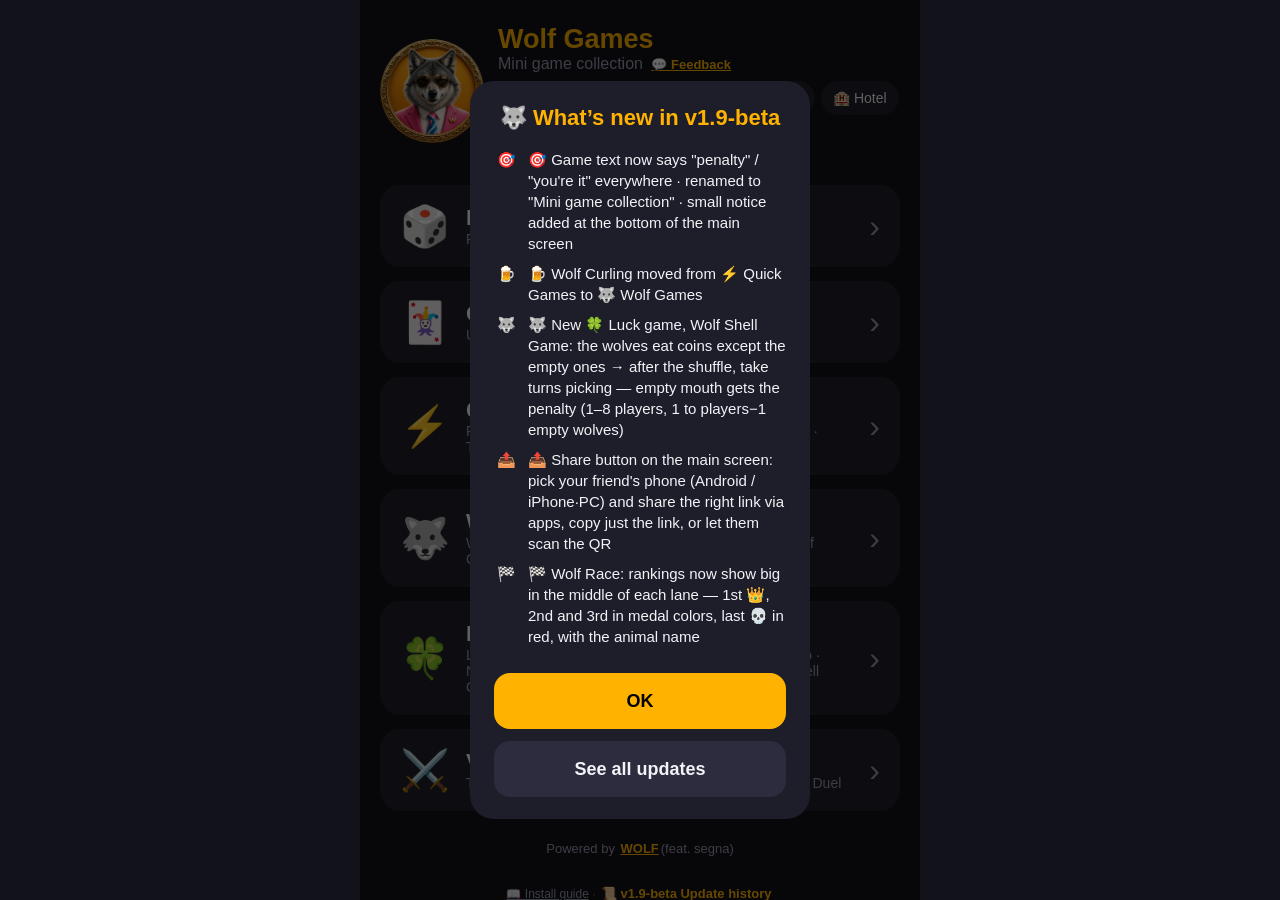
<file: web/index.html>
<!doctype html>
<html lang="ko">
<head>
  <meta charset="utf-8">
  <meta name="viewport" content="width=device-width, initial-scale=1, maximum-scale=1, user-scalable=no, viewport-fit=cover">
  <title>울프 게임즈 β</title>
  <meta name="description" content="미니 게임 모음 — Powered by WOLF(feat. segna)">
  <meta name="theme-color" content="#12121A">
  <meta name="apple-mobile-web-app-capable" content="yes">
  <meta name="mobile-web-app-capable" content="yes">
  <meta name="apple-mobile-web-app-status-bar-style" content="black-translucent">
  <meta name="apple-mobile-web-app-title" content="울프 β">
  <link rel="manifest" href="manifest.webmanifest">
  <link rel="icon" type="image/png" href="icons/favicon.png">
  <link rel="apple-touch-icon" href="icons/apple-touch-icon.png">
  <link rel="stylesheet" href="style.css">
  <!-- 방문자 통계 (GoatCounter, 쿠키 없음) -->
</head>
<body>
  <div id="app"></div>
  <script src="qrcode.js" defer></script>
  <script type="module" src="app.js"></script>
</body>
</html>
</file>
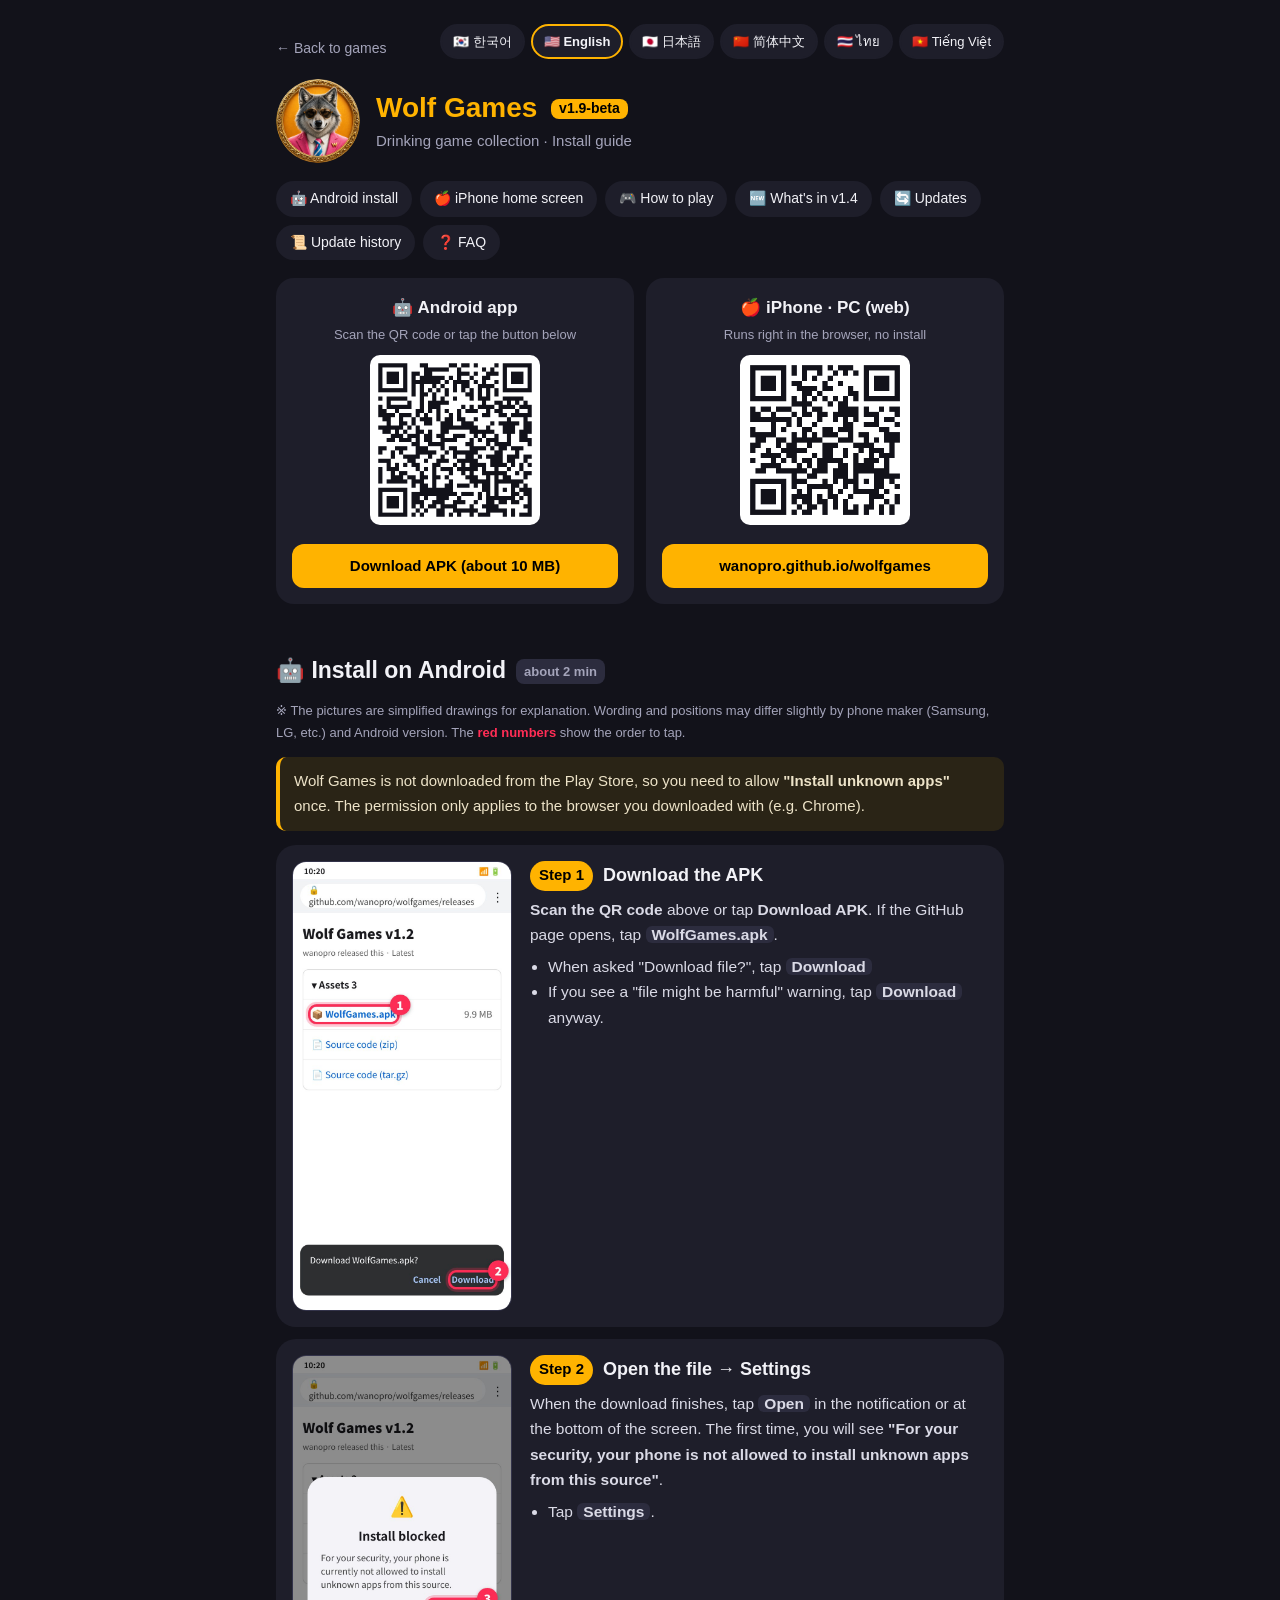
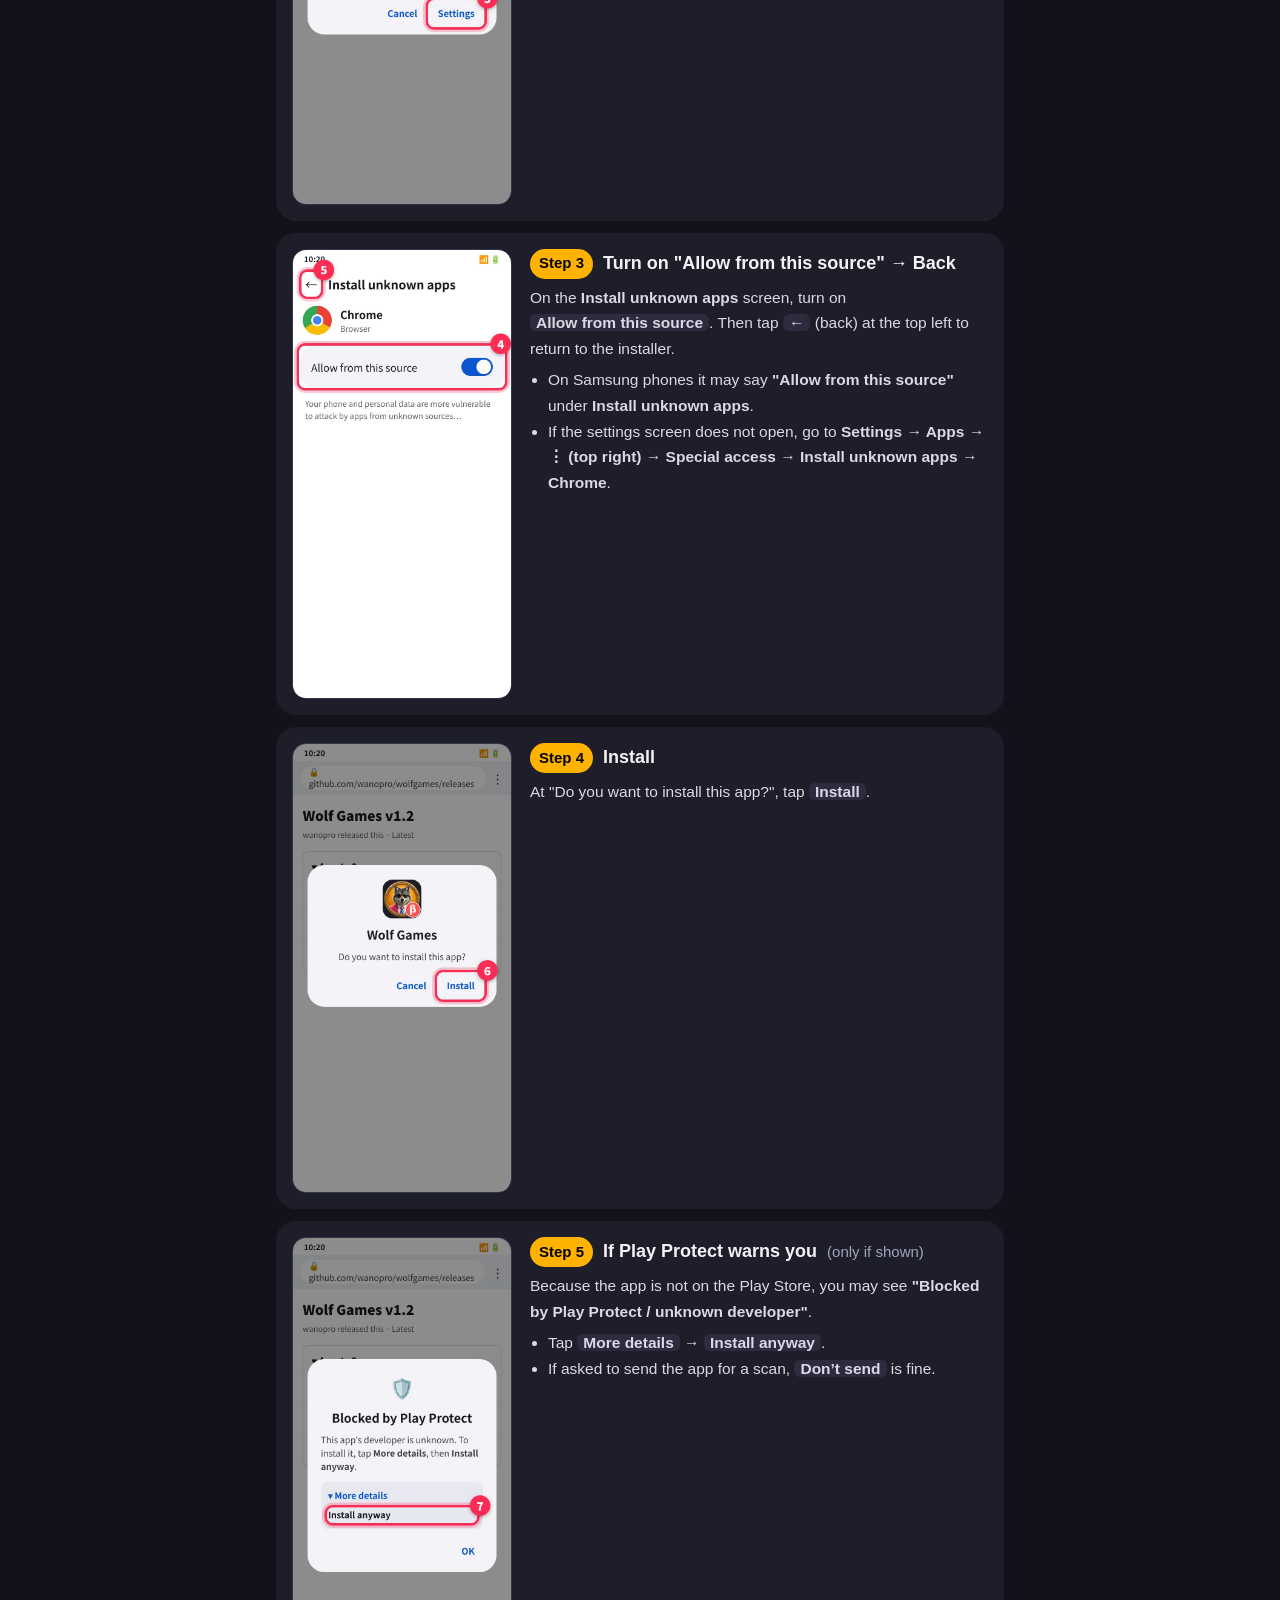
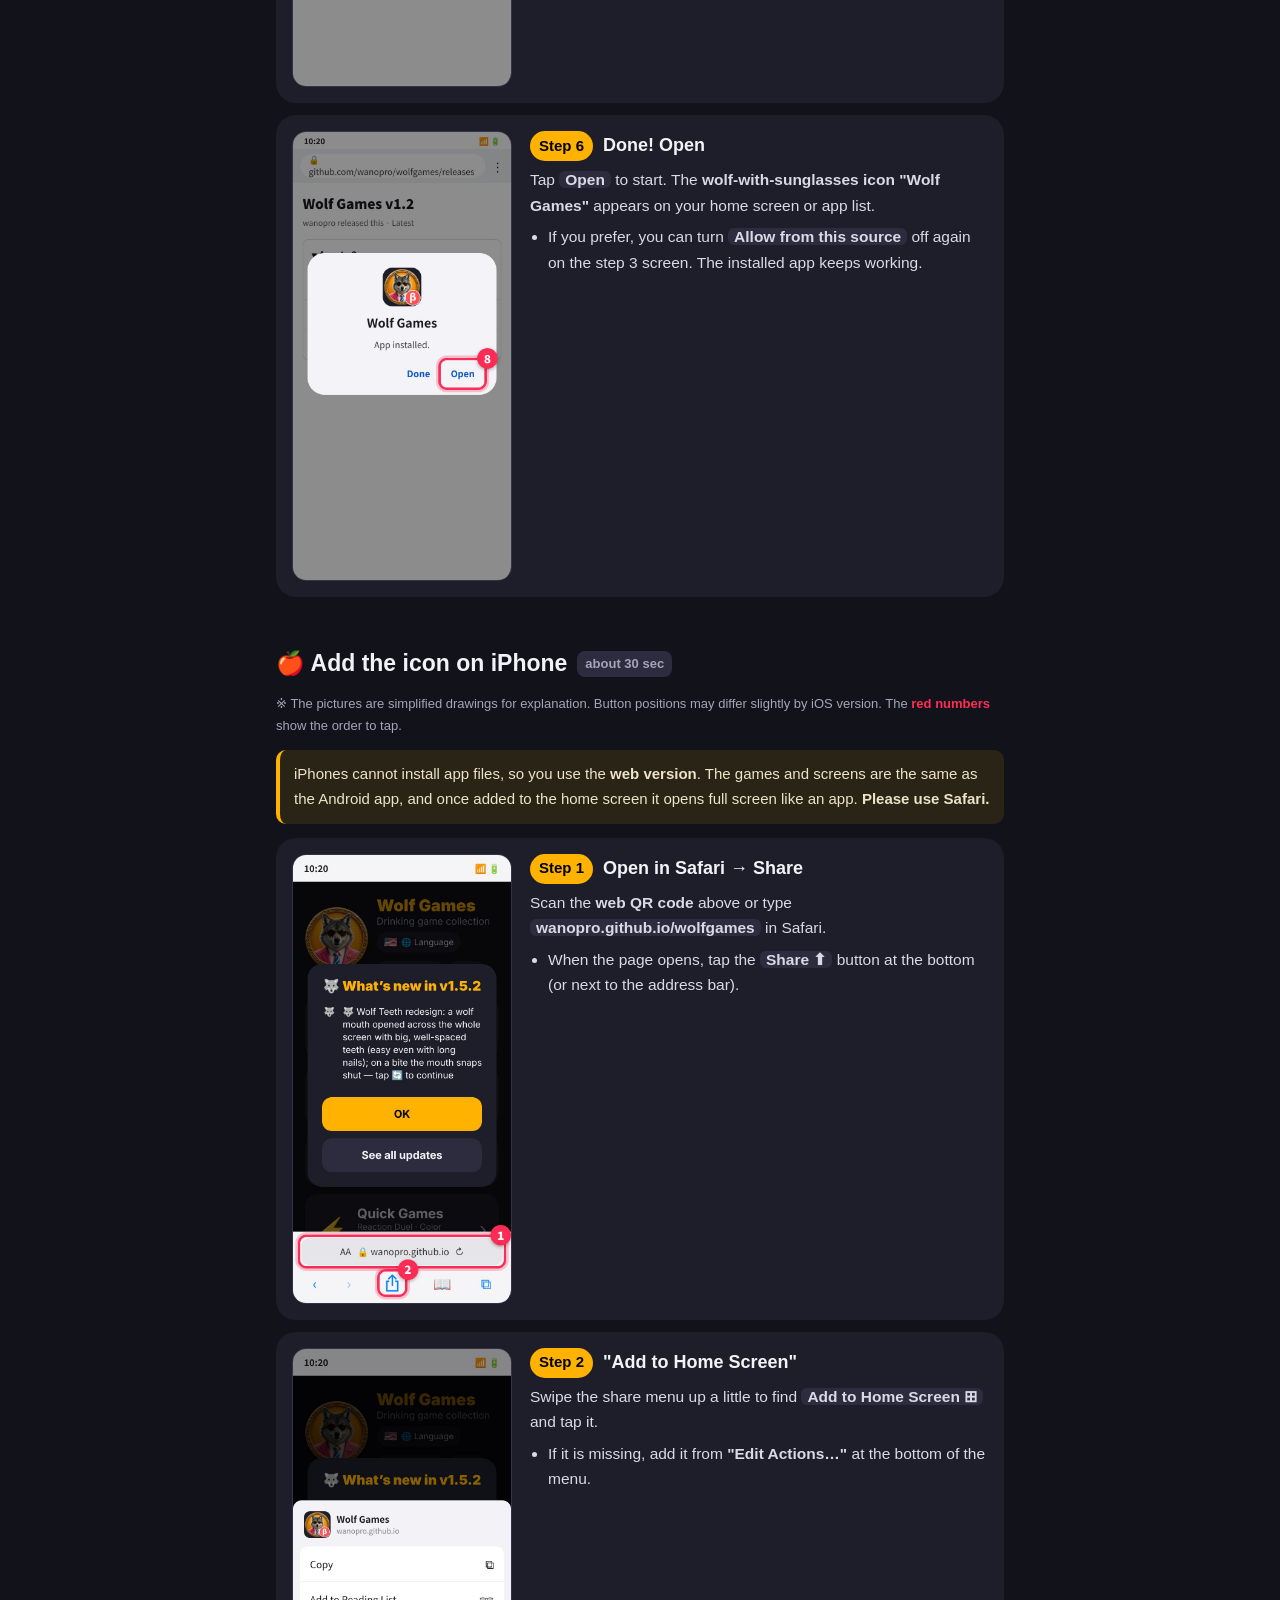
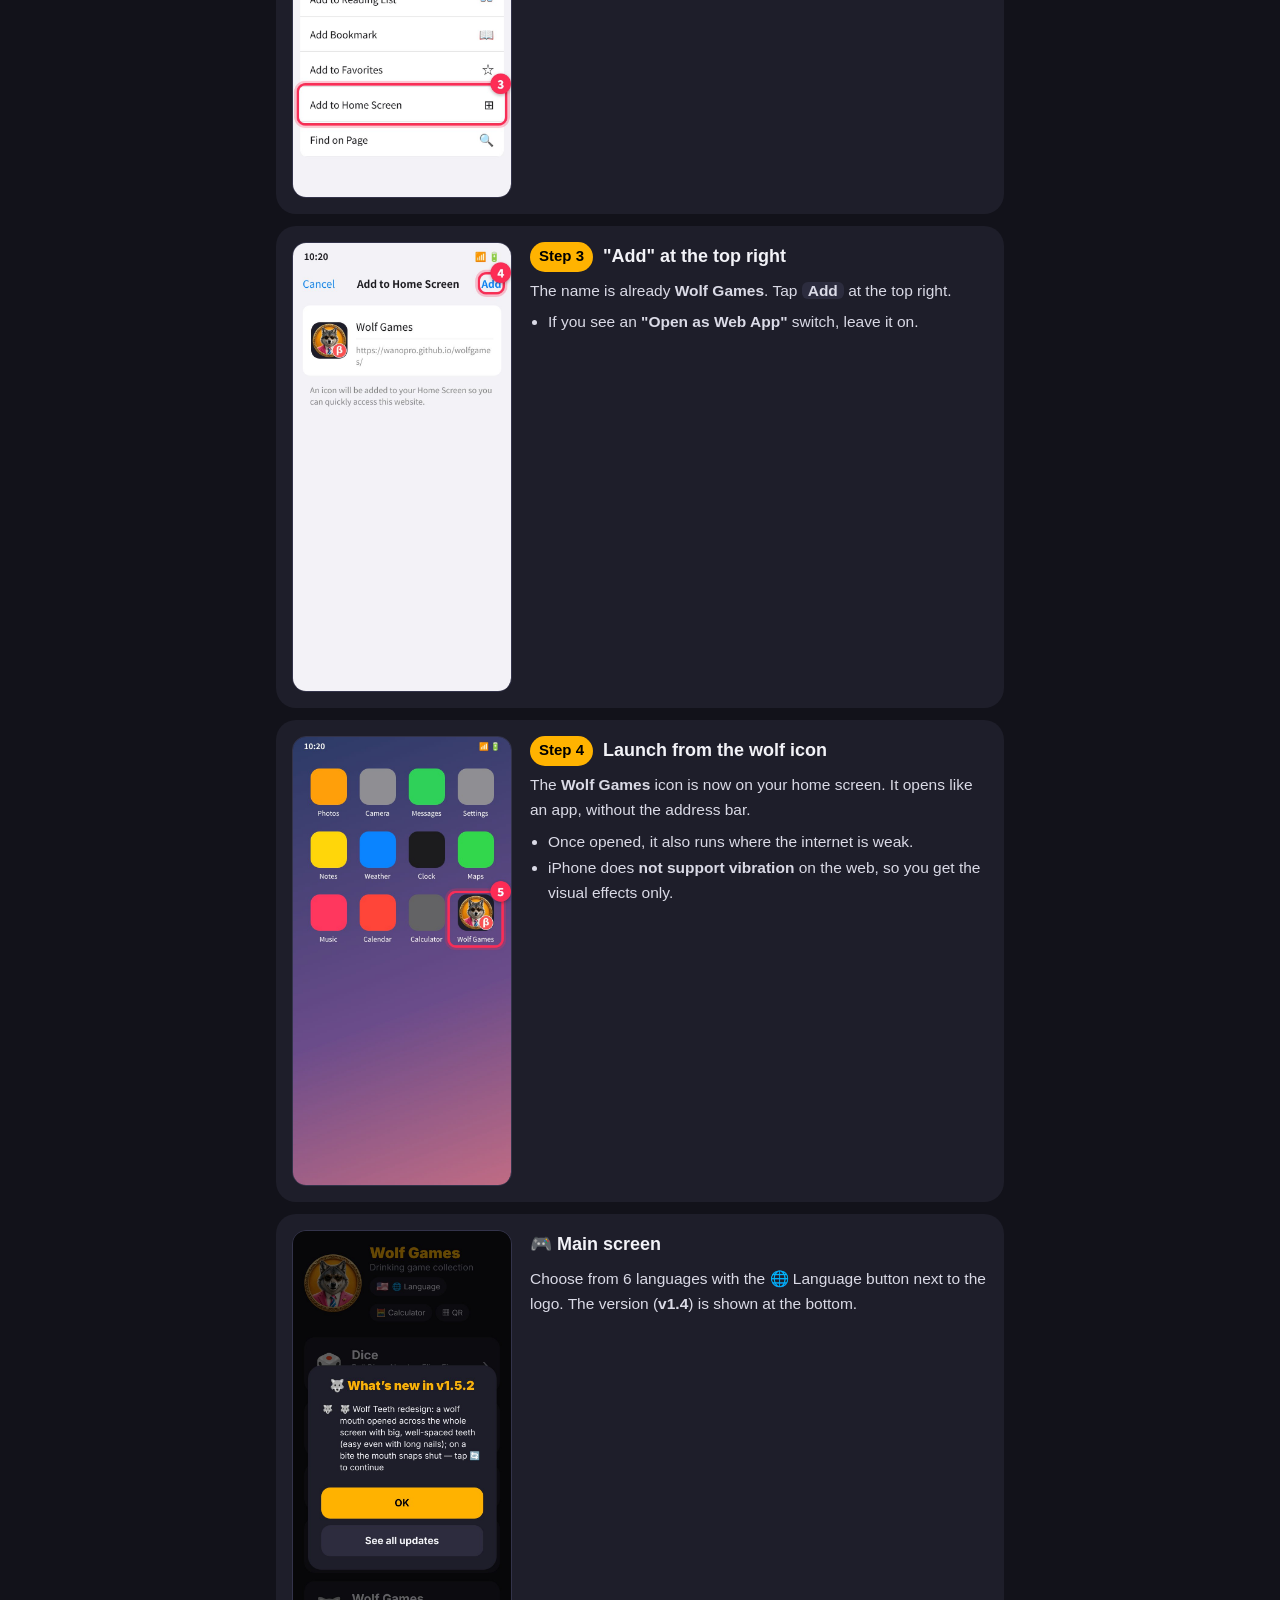
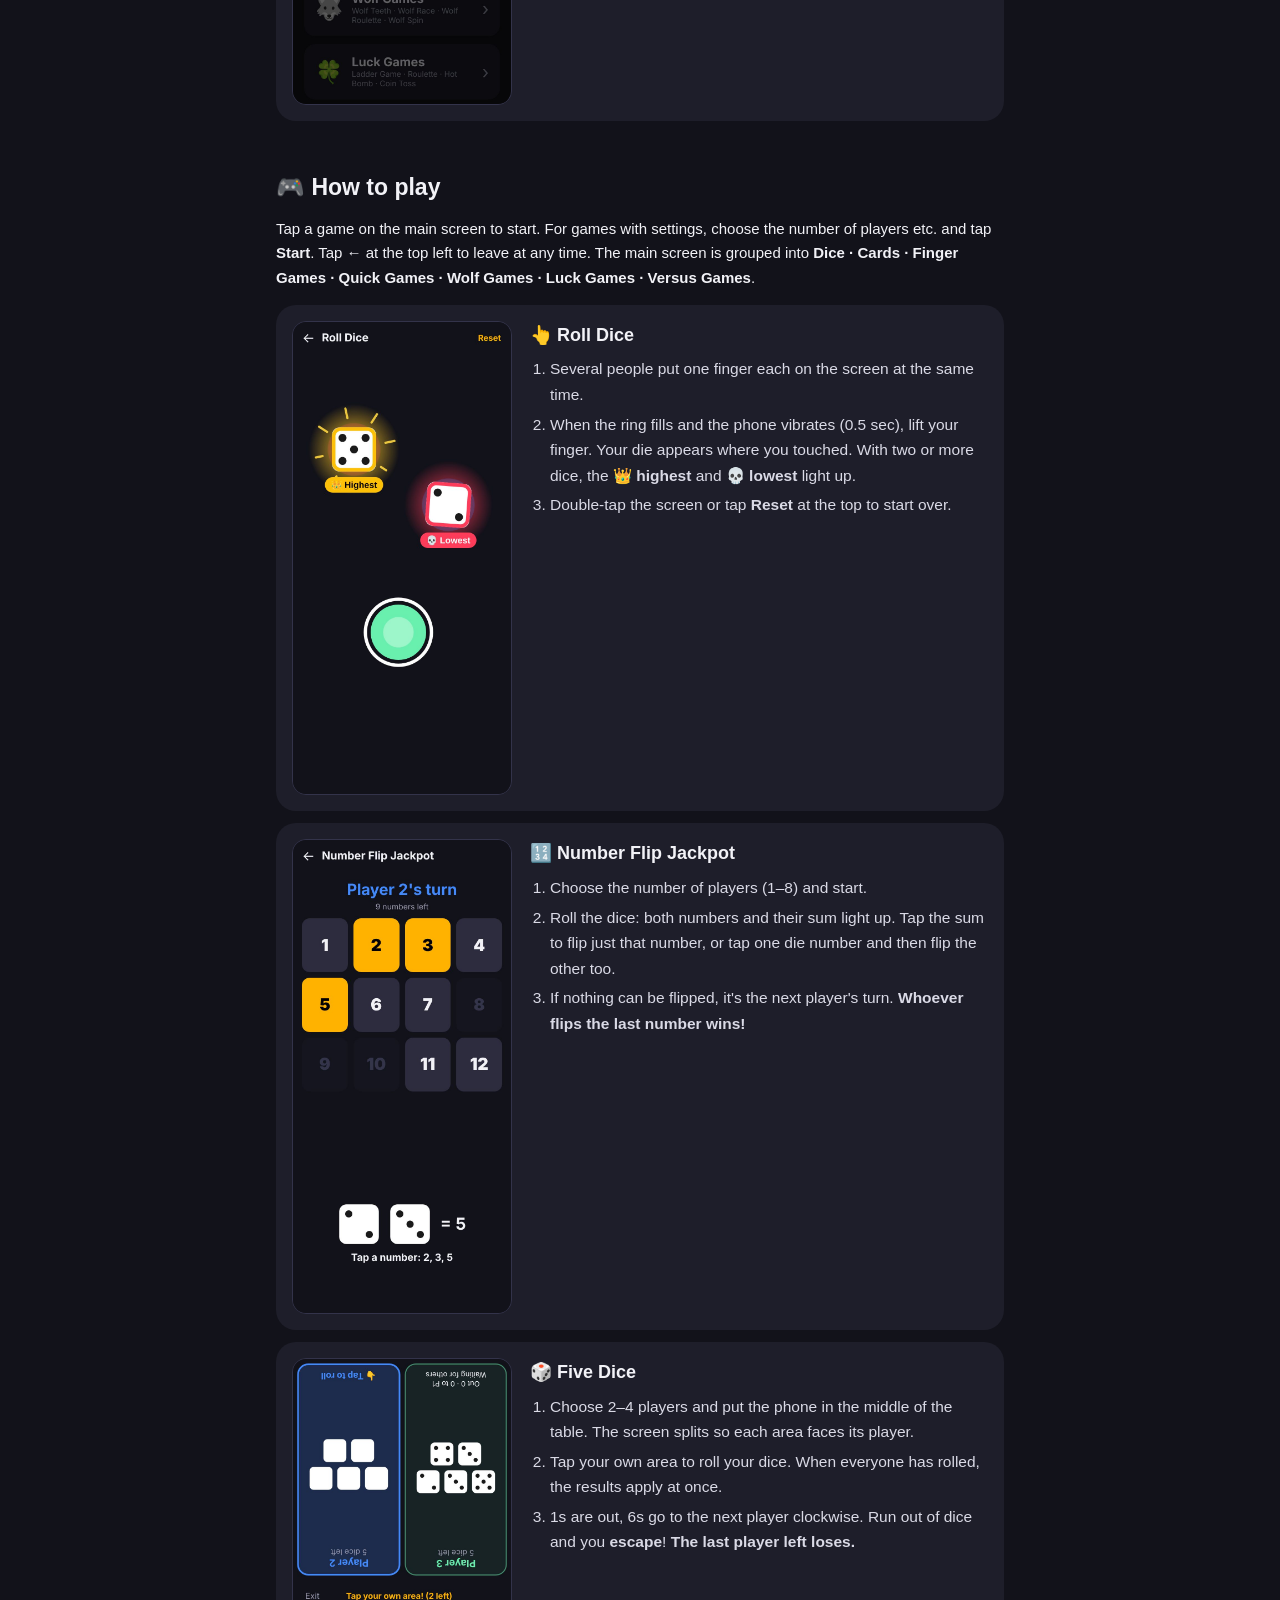
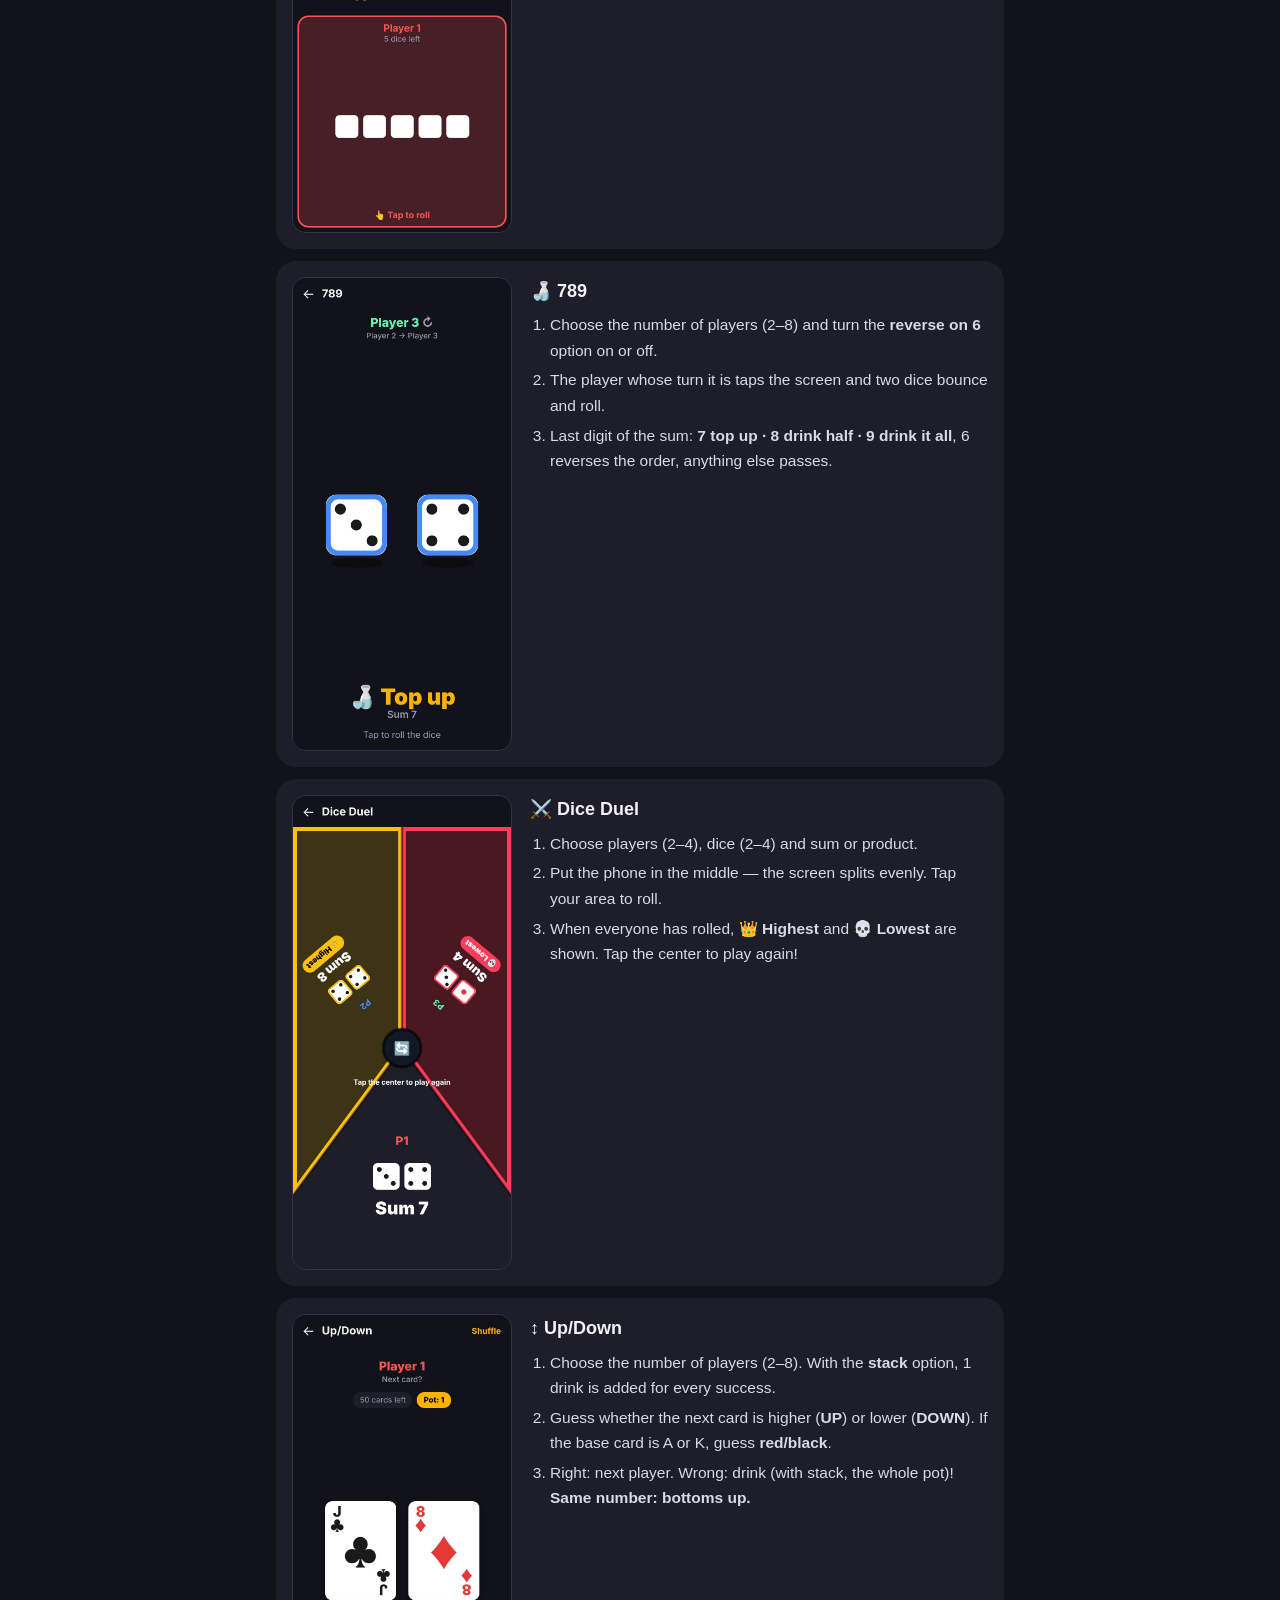
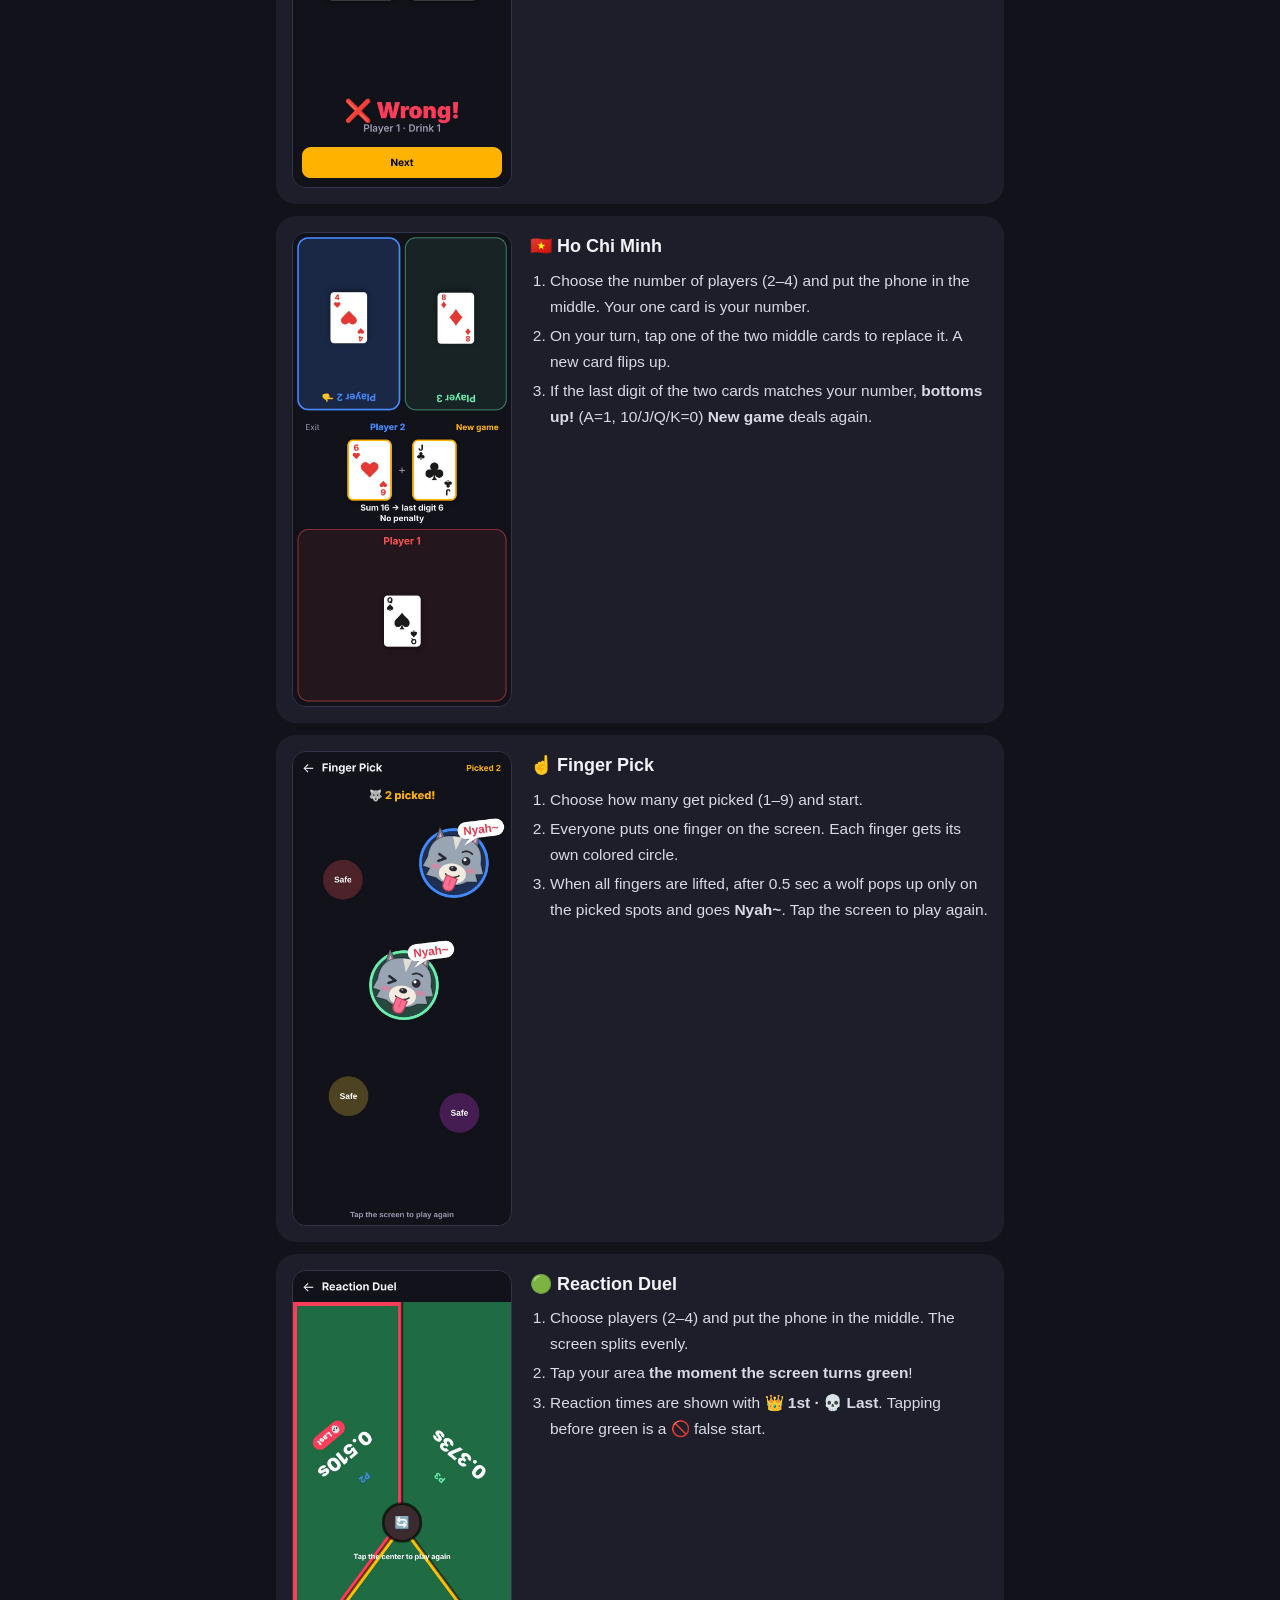
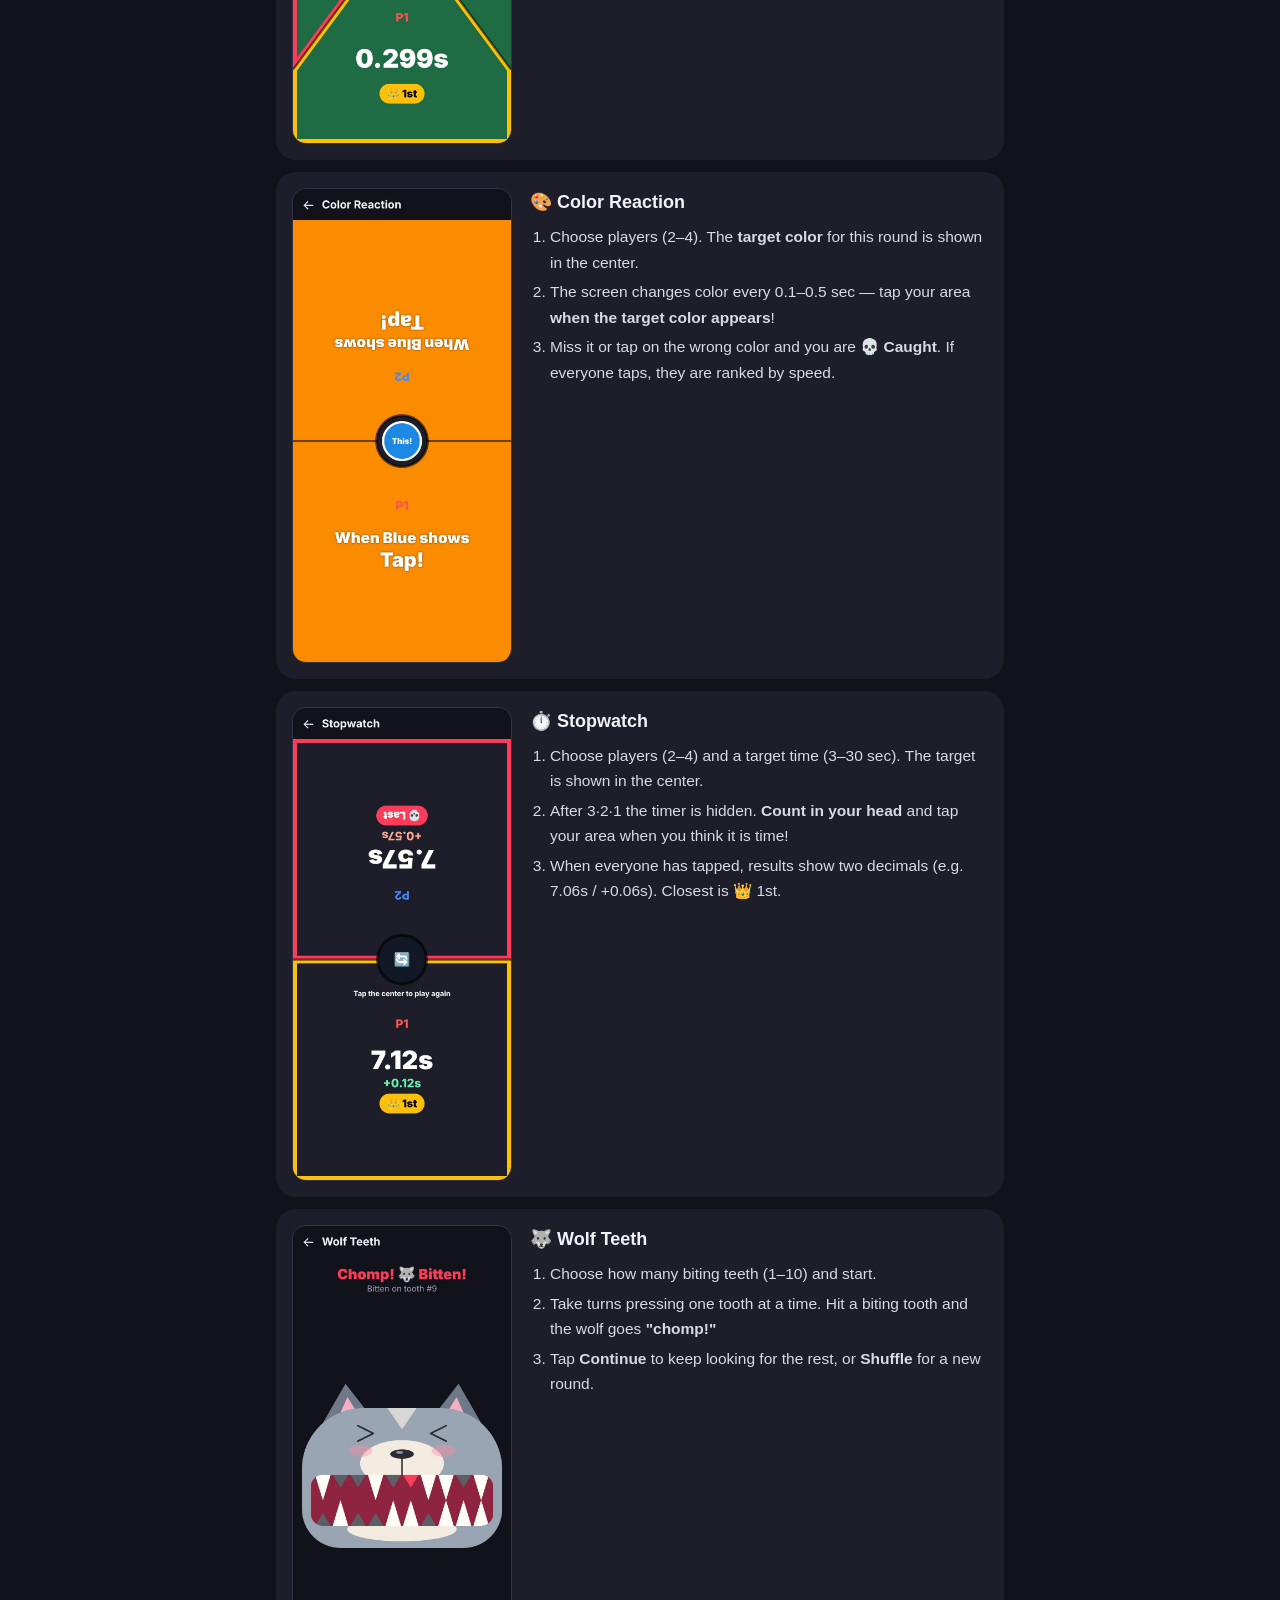
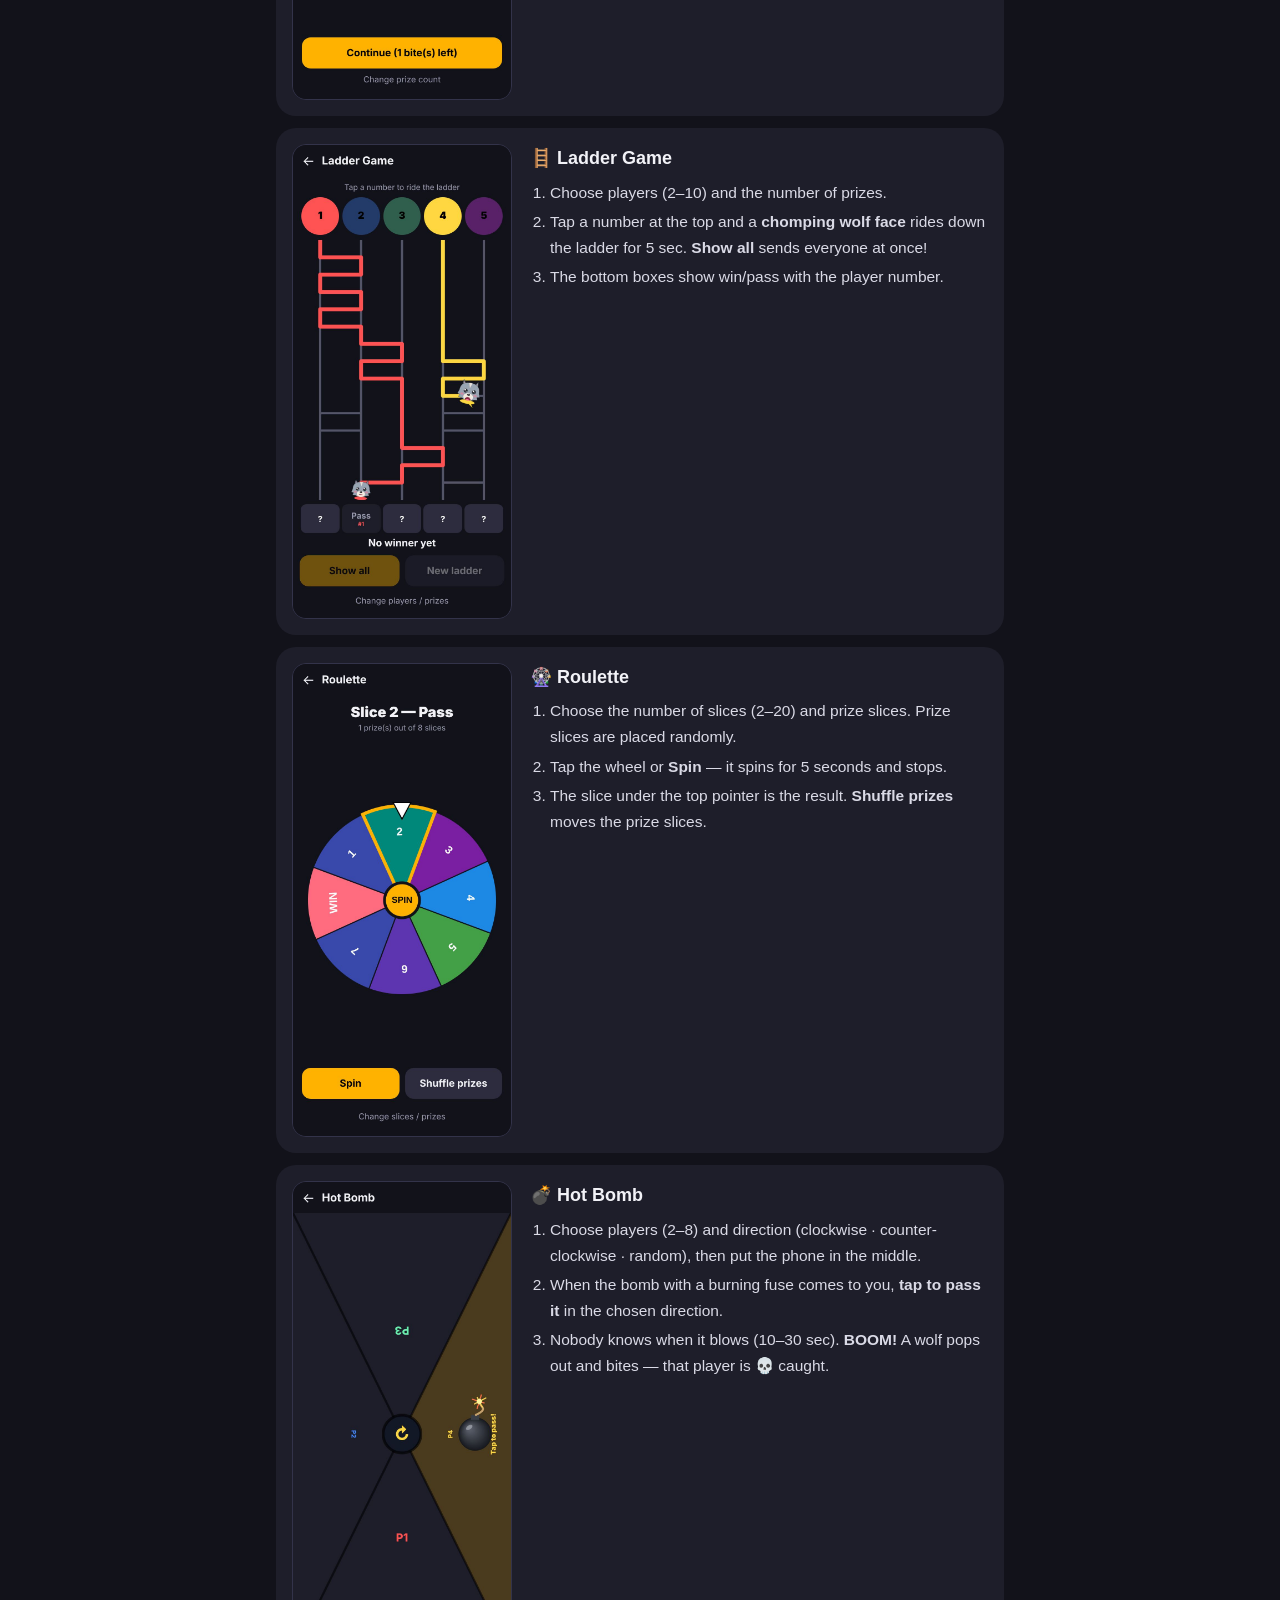
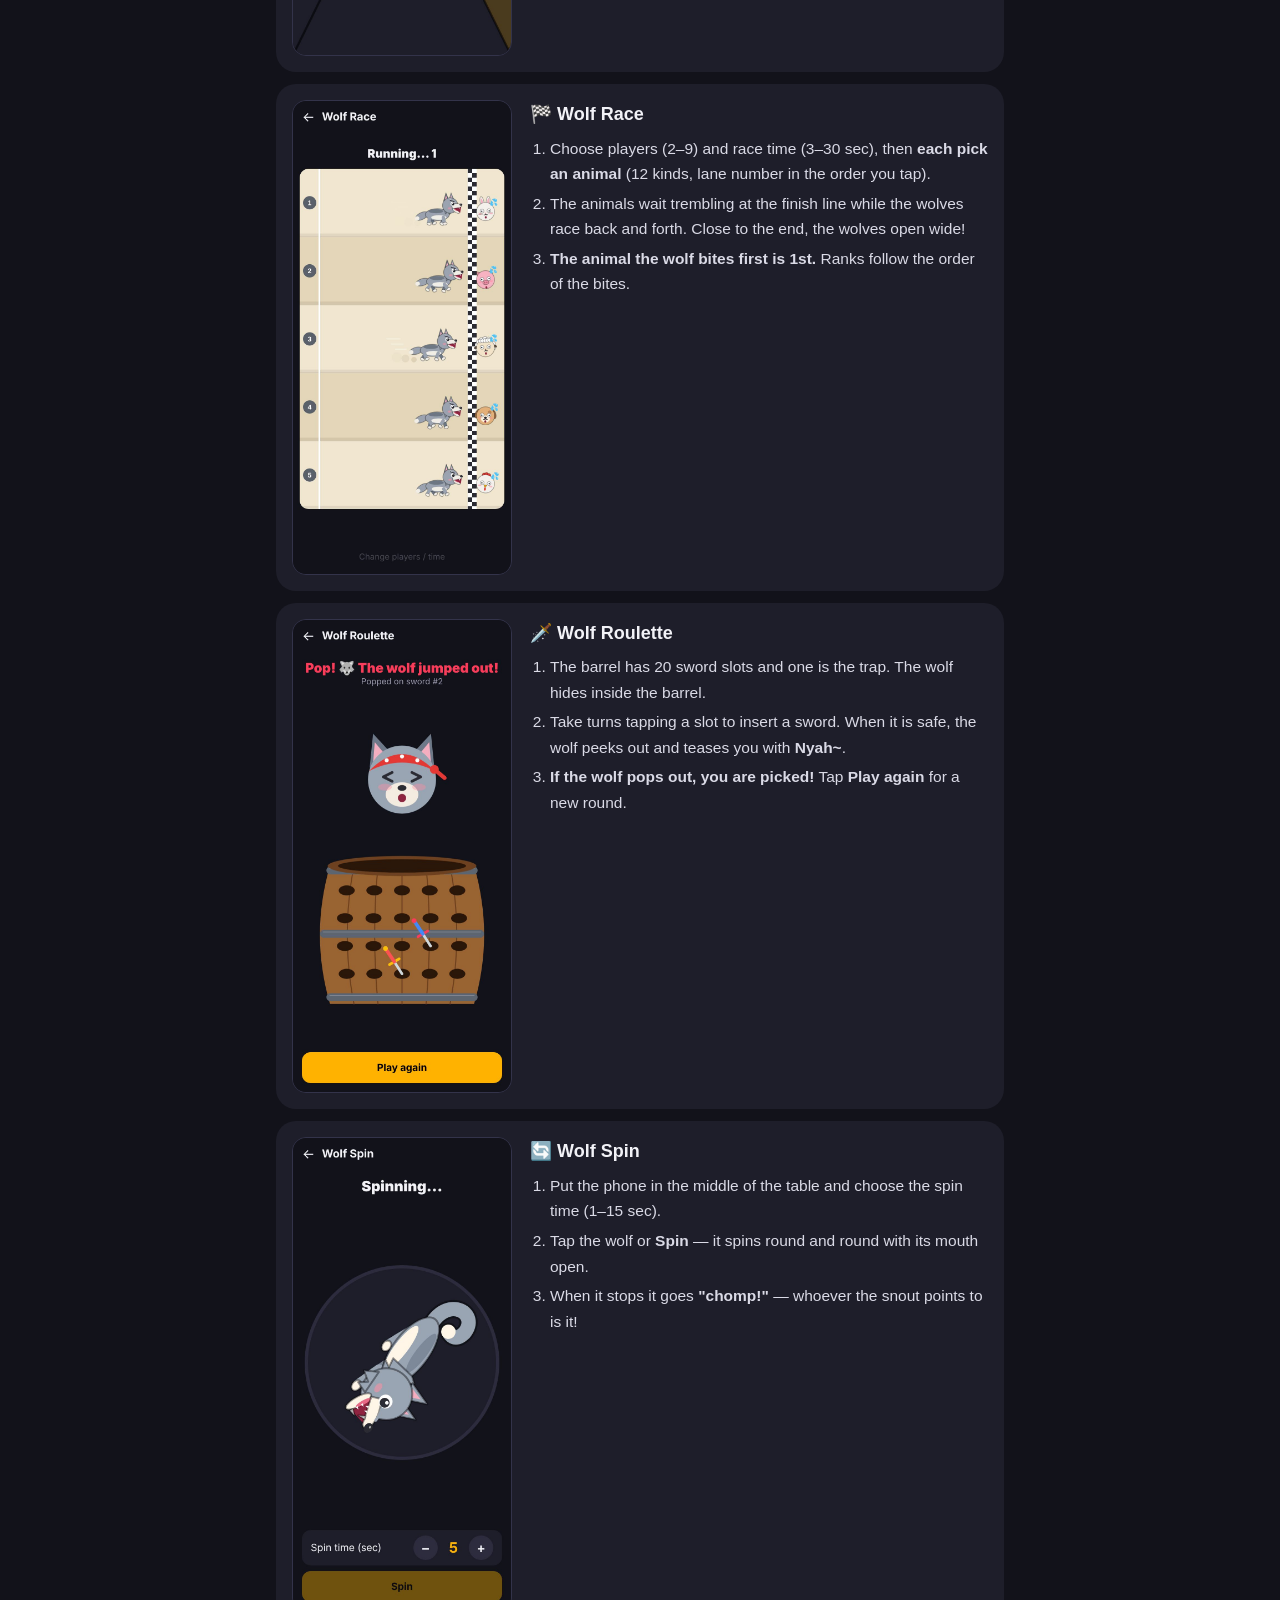
<file: web/manual.html>
<!doctype html>
<html lang="ko">
<head>
  <meta charset="utf-8">
  <meta name="viewport" content="width=device-width, initial-scale=1, viewport-fit=cover">
  <title>Wolf Games · 설치 안내 / Install guide</title>
  <meta name="description" content="울프 게임즈 v1.4 — 안드로이드 APK 설치 방법과 아이폰 홈 화면 추가 방법 (6개 언어)">
  <meta name="theme-color" content="#12121A">
  <link rel="icon" type="image/png" href="icons/favicon.png">
  <style>
    :root { --bg:#12121A; --surface:#1E1E2A; --surface2:#2C2C3E; --accent:#FFB300; --text:#F2F2F7; --sub:#A4A4BA; --win:#FF3D5A; --link:#7FB2FF; color-scheme: dark; }
    * { box-sizing: border-box; margin: 0; padding: 0; }
    body { background: var(--bg); color: var(--text); font-family: -apple-system, BlinkMacSystemFont, "Apple SD Gothic Neo", "Noto Sans KR", "Noto Sans CJK KR", "Segoe UI", Roboto, sans-serif; line-height: 1.65; font-size: 16px; }
    main { max-width: 760px; margin: 0 auto; padding: 24px 16px 60px; }
    a { color: var(--link); }
    header { display: flex; align-items: center; gap: 16px; margin-bottom: 8px; }
    header img { width: 84px; height: 84px; border-radius: 50%; flex: none; }
    h1 { font-size: 28px; line-height: 1.25; color: var(--accent); font-weight: 900; }
    .ver { display: inline-block; font-size: 14px; color: #000; background: var(--accent); border-radius: 8px; padding: 1px 8px; font-weight: 800; vertical-align: middle; margin-left: 6px; }
    .lead { color: var(--sub); margin: 4px 0 0; font-size: 15px; }
    .langbar { display: flex; gap: 6px; flex-wrap: wrap; justify-content: flex-end; margin-bottom: 14px; }
    .langbar button { font: inherit; border: 2px solid var(--surface); background: var(--surface); color: var(--text); border-radius: 20px; padding: 5px 11px; font-size: 13px; cursor: pointer; }
    .langbar button.sel { border-color: var(--accent); font-weight: 800; }
    .back { color: var(--sub); text-decoration: none; font-size: 14px; }
    .top-row { display: flex; justify-content: space-between; align-items: center; gap: 10px; flex-wrap: wrap; margin-bottom: 6px; }
    .red { color: #FF2D55; }
    .games { display: grid; grid-template-columns: 1fr 1fr; gap: 8px; margin: 10px 0 14px; }
    .games div { background: var(--surface); border-radius: 14px; padding: 12px; font-size: 14px; color: var(--sub); }
    .games b { display: block; color: var(--text); font-size: 16px; }
    .list { padding-left: 20px; } .list li { margin: 4px 0; }
    @media (max-width: 560px) { .games { grid-template-columns: 1fr; } }
    nav { display: flex; gap: 8px; flex-wrap: wrap; margin: 18px 0 8px; }
    nav a { background: var(--surface); border-radius: 20px; padding: 6px 14px; text-decoration: none; color: var(--text); font-size: 14px; }
    h2 { font-size: 23px; margin: 40px 0 14px; padding-top: 8px; display: flex; align-items: center; gap: 10px; }
    h2 .tag { font-size: 13px; font-weight: 700; background: var(--surface2); color: var(--sub); border-radius: 8px; padding: 2px 8px; }
    .quick { display: grid; grid-template-columns: 1fr 1fr; gap: 12px; margin-top: 18px; }
    .q { background: var(--surface); border-radius: 18px; padding: 16px; text-align: center; }
    .q b { display: block; font-size: 17px; margin-bottom: 2px; }
    .q small { display: block; color: var(--sub); font-size: 13px; margin-bottom: 10px; }
    .q img { width: 100%; max-width: 170px; border-radius: 10px; background: #fff; }
    .q a.btn { display: block; margin-top: 10px; background: var(--accent); color: #000; font-weight: 800; border-radius: 12px; padding: 10px; text-decoration: none; font-size: 15px; word-break: keep-all; }
    .step { display: grid; grid-template-columns: 220px 1fr; gap: 18px; background: var(--surface); border-radius: 20px; padding: 16px; margin-bottom: 12px; align-items: start; }
    .step img { width: 100%; border-radius: 14px; display: block; border: 1px solid #33334a; }
    .step h3 { font-size: 18px; margin-bottom: 6px; display: flex; gap: 10px; align-items: center; }
    .num { flex: none; min-width: 30px; height: 30px; border-radius: 15px; padding: 0 9px; background: var(--accent); color: #000; font-size: 15px; font-weight: 900; display: inline-flex; align-items: center; justify-content: center; }
    .step p, .step li { color: #DADAE6; font-size: 15.5px; }
    .step ul { padding-left: 18px; margin-top: 6px; }
    .note { background: #2A2416; border-left: 4px solid var(--accent); border-radius: 10px; padding: 12px 14px; margin: 14px 0; font-size: 15px; color: #EDE3C8; }
    .note.warn { background: #2D1A20; border-left-color: var(--win); color: #F3D3DA; }
    .k { background: var(--surface2); border-radius: 6px; padding: 0 6px; font-weight: 700; white-space: nowrap; }
    .faq details { background: var(--surface); border-radius: 14px; padding: 14px 16px; margin-bottom: 8px; }
    .faq summary { font-weight: 700; cursor: pointer; }
    .faq details p { margin-top: 8px; color: #DADAE6; font-size: 15px; }
    footer { text-align: center; color: var(--sub); font-size: 13px; margin-top: 48px; }
    footer a { color: var(--accent); font-weight: 900; }
    .illu { color: var(--sub); font-size: 13px; margin-top: -4px; margin-bottom: 14px; }
    @media (max-width: 560px) {
      .step { grid-template-columns: 1fr; }
      .step img { max-width: 260px; margin: 0 auto; }
      .quick { grid-template-columns: 1fr; }
      h1 { font-size: 24px; }
      header img { width: 68px; height: 68px; }
    }
    @media print {
      :root { --bg:#fff; --surface:#F4F4F8; --surface2:#E6E6EE; --text:#15151c; --sub:#555566; --link:#0b57d0; color-scheme: light; }
      body { font-size: 13.5px; -webkit-print-color-adjust: exact; print-color-adjust: exact; }
      main { padding: 0; max-width: none; }
      nav, .q a.btn, .langbar, .back { display: none; }
      h1 { color: #B07800; }
      h2 { margin-top: 18px; break-after: avoid; }
      .step, .faq details, .q, .note { break-inside: avoid; }
      .step { grid-template-columns: 150px 1fr; padding: 10px; gap: 14px; margin-bottom: 8px; }
      .step p, .step li, .faq details p { color: #222; font-size: 13.5px; }
      .note { background: #FFF6DD; color: #3a3000; }
      .note.warn { background: #FFE8EC; color: #4a0010; }
      .q img { max-width: 140px; }
      .faq details { display: block; }
      .faq details > *:not(summary) { display: block !important; }
      #iphone { break-before: page; }
      #update { break-before: page; }
    }
  .rel { background: var(--surface); border-radius: 16px; padding: 14px 18px; margin: 10px 0; break-inside: avoid; }
.rel .rh { display: flex; align-items: baseline; gap: 10px; margin-bottom: 6px; }
.rel .rh b { font-size: 20px; color: var(--accent); }
.rel .rh span { color: var(--sub); font-size: 13px; }
.rel .rh .new { background: #FFB300; color: #000; font-weight: 800; border-radius: 10px; padding: 2px 8px; font-size: 12px; }
.rel ul { list-style: none; margin: 0; padding: 0; }
.rel li { display: flex; gap: 10px; padding: 4px 0; line-height: 1.5; }
.rel li .e { flex: none; width: 24px; text-align: center; }
</style>
  <!-- 방문자 통계 (GoatCounter, 쿠키 없음) -->
</head>
<body>
<main id="m"></main>
<script type="module">
import { MANUAL } from './manual-i18n.js';
import { STRINGS } from './i18n.js';
import { CHANGELOG } from './changelog.js';
const V = CHANGELOG[0].ver;

const LANGS = [['ko', '🇰🇷', '한국어'], ['en', '🇺🇸', 'English'], ['ja', '🇯🇵', '日本語'], ['zh', '🇨🇳', '简体中文'], ['th', '🇹🇭', 'ไทย'], ['vi', '🇻🇳', 'Tiếng Việt']];
const APK = 'https://github.com/wanopro/wolfgames/releases/latest/download/WolfGames.apk';
const get = (k) => { try { return localStorage.getItem(k); } catch (_) { return null; } };
const put = (k, v) => { try { localStorage.setItem(k, v); } catch (_) { /* 무시 */ } };

function pickLang() {
  const q = new URLSearchParams(location.search).get('lang');
  if (q && MANUAL[q]) return q;
  const saved = get('wg-lang');
  if (saved && MANUAL[saved]) return saved;
  const sys = (navigator.language || 'en').slice(0, 2).toLowerCase();
  return MANUAL[sys] ? sys : 'en';
}

function render(lang) {
  const t = MANUAL[lang], s = STRINGS[lang], img = (n) => `manual/${lang}/${n}.jpg`;
  document.documentElement.lang = lang;
  document.title = `${t.title} · ${s.appName} v${V}`;
  const steps = (arr, imgs, from) => arr.map(([h, p, li], k) => `
    <div class="step"><img src="${img(imgs[k])}" alt="${h}" loading="lazy"><div>
      <h3><span class="num">${lang === 'zh' ? t.step + (k + from) + '步' : t.step + ' ' + (k + from)}</span>${h}${imgs[k] === 'android-5-protect' ? ` <small style="color:var(--sub);font-weight:400">${t.optional}</small>` : ''}</h3>
      <p>${p}</p>${li.length ? `<ul>${li.map((x) => `<li>${x}</li>`).join('')}</ul>` : ''}
    </div></div>`).join('');
  const games = [['🎲', s.menuDice, s.menuDiceSub], ['🃏', s.menuCards, s.menuCardsSub], ['👆', s.menuFinger, s.menuFingerSub], ['⚡', s.menuQuick, s.menuQuickSub],
    ['🐺', s.menuWolf, s.menuWolfSub], ['🍀', s.menuLuck, s.menuLuckSub], ['⚔️', s.menuBattle, s.menuBattleSub]];
  document.getElementById('m').innerHTML = `
  <div class="top-row"><a class="back" href="./">${t.back}</a>
    <div class="langbar">${LANGS.map(([c, f, l]) => `<button data-l="${c}" class="${c === lang ? 'sel' : ''}">${f} ${l}</button>`).join('')}</div></div>
  <header><img src="icons/logo.png" alt="${s.appName}"><div><h1>${s.appName} <span class="ver">v${V}</span></h1><p class="lead">${t.lead}</p></div></header>
  <nav><a href="#android">${t.navAndroid}</a><a href="#iphone">${t.navIphone}</a><a href="#how">${t.navHow}</a><a href="#new">${t.navNew}</a><a href="#update">${t.navUpdate}</a><a href="#log">📜 ${s.logTitle}</a><a href="#faq">${t.navFaq}</a></nav>
  <div class="quick">
    <div class="q"><b>${t.qAndroid}</b><small>${t.qAndroidSub}</small><img src="manual/qr-apk.png" alt="QR APK"><a class="btn" href="${APK}">${t.qApk}</a></div>
    <div class="q"><b>${t.qWeb}</b><small>${t.qWebSub}</small><img src="manual/qr-web.png" alt="QR web"><a class="btn" href="./">wanopro.github.io/wolfgames</a></div>
  </div>
  <h2 id="android">${t.hAndroid} <span class="tag">${t.tAndroid}</span></h2>
  <p class="illu">${t.illuA}</p><div class="note">${t.noteA}</div>
  ${steps(t.a, ['android-1-download', 'android-2-blocked', 'android-3-allow', 'android-4-install', 'android-5-protect', 'android-6-done'], 1)}
  <h2 id="iphone">${t.hIphone} <span class="tag">${t.tIphone}</span></h2>
  <p class="illu">${t.illuI}</p><div class="note">${t.noteI}</div>
  ${steps(t.i, ['ios-1-safari', 'ios-2-share', 'ios-3-add', 'ios-4-home'], 1)}
  <div class="step"><img src="${img('web-home')}" alt="${t.mainT}" loading="lazy"><div><h3>${t.mainT}</h3><p>${t.mainP}</p></div></div>
  <h2 id="how">${t.hHow}</h2>
  <p class="illu" style="font-size:15px;color:var(--text)">${t.howIntro}</p>
  ${t.howKeys.map(([shot, key], k) => `
    <div class="step"><img src="${img(shot)}" alt="${s[key]}" loading="lazy"><div>
      <h3>${t.howEmoji[k] ? t.howEmoji[k] + ' ' : ''}${s[key]}</h3>
      <ol class="list">${t.steps[k].map((x) => `<li>${x}</li>`).join('')}</ol>
    </div></div>`).join('')}
  <h2 id="new">${t.hNew}</h2>
  <p>${t.newIntro}</p>
  <div class="games">${games.map(([e, n, d]) => `<div><b>${e} ${n}</b>${d}</div>`).join('')}</div>
  <ul class="list">${t.newFeat.map((x) => `<li>${x}</li>`).join('')}</ul>
  <h3 style="margin:18px 0 6px">${t.hChange}</h3>
  <ul class="list">${t.changes.map((x) => `<li>${x}</li>`).join('')}</ul>
  <h2 id="update">${t.hUpdate}</h2>
  <div class="step" style="grid-template-columns:1fr"><div><p>${t.updA}</p><p style="margin-top:8px">${t.updI}</p></div></div>
  <h2 id="log">📜 ${s.logTitle}</h2>
  ${CHANGELOG.map((r, i) => `<div class="rel"><div class="rh"><b>v${r.ver}</b><span>${r.date.replace(/-/g, '.')}</span>${i === 0 ? `<span class="new">${s.logLatest}</span>` : ''}</div>
    <ul>${r.items.map(([e, tx]) => `<li><span class="e">${e}</span><span>${tx[lang] || tx.en}</span></li>`).join('')}</ul></div>`).join('')}
  <h2 id="faq">${t.hFaq}</h2>
  <div class="faq">${t.faq.map(([q, a]) => `<details><summary>${q}</summary><p>${a}</p></details>`).join('')}</div>
  <footer>Powered by <a href="https://wolf.community" target="_blank" rel="noopener">WOLF</a>(feat. segna) · ${s.appName} v${V}</footer>`;
  document.querySelectorAll('.langbar button').forEach((b) => b.addEventListener('click', () => {
    put('wg-lang', b.dataset.l);
    const u = new URL(location.href); u.searchParams.set('lang', b.dataset.l); history.replaceState(null, '', u);
    render(b.dataset.l);
  }));
}
render(pickLang());
</script>
</body>
</html>
</file>
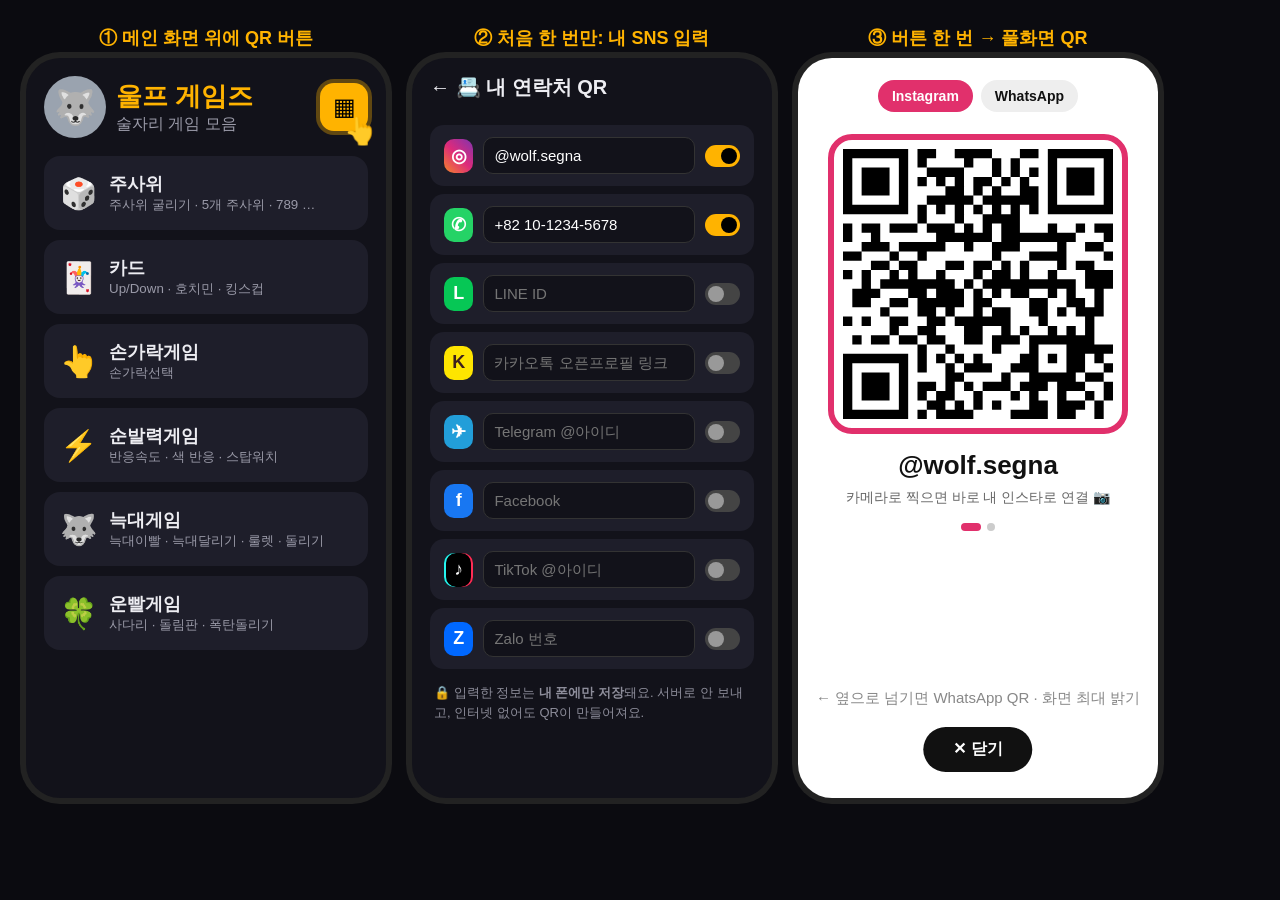
<file: docs/samples/connect-qr/sample.html>
<!doctype html><meta charset=utf-8>
<script src="qrcode.js"></script>
<style>
body{margin:0;background:#0B0B10;font-family:-apple-system,"Noto Sans KR",sans-serif;color:#EDEDF2;display:flex;gap:26px;padding:26px}
.ph{width:360px;height:740px;background:#12121A;border-radius:34px;overflow:hidden;position:relative;box-shadow:0 0 0 6px #222}
.cap{position:absolute;top:-2px;left:0;right:0;text-align:center}
.lbl{font-weight:900;color:#FFB300;text-align:center;margin-bottom:8px;font-size:18px}
.hdr{display:flex;align-items:center;gap:10px;padding:18px 18px 8px}
.logo{width:62px;height:62px;border-radius:50%;background:#9AA3AF;display:grid;place-items:center;font-size:34px}
.qrbtn{margin-left:auto;width:48px;height:48px;border-radius:14px;background:#FFB300;color:#000;display:grid;place-items:center;font-size:24px;box-shadow:0 0 0 4px #FFB30055;position:relative}
.qrbtn:after{content:'👆';position:absolute;right:-8px;bottom:-16px;font-size:26px}
.card{margin:10px 18px;background:#1E1E2A;border-radius:16px;padding:16px;display:flex;gap:12px;align-items:center}
.card b{font-size:18px}.card small{color:#9a9aa8;display:block}
.top{display:flex;align-items:center;padding:16px 18px;font-weight:900;font-size:20px;gap:10px}
.row{margin:8px 18px;background:#1E1E2A;border-radius:14px;padding:12px 14px;display:flex;align-items:center;gap:10px}
.row .ic{width:34px;height:34px;border-radius:10px;display:grid;place-items:center;font-size:18px;color:#fff;font-weight:900}
.row input{flex:1;background:#12121A;border:1px solid #333;border-radius:10px;color:#fff;padding:9px 10px;font-size:15px}
.tog{width:40px;height:22px;border-radius:11px;background:#FFB300;position:relative}.tog:after{content:'';position:absolute;right:3px;top:3px;width:16px;height:16px;border-radius:50%;background:#000}
.off{background:#444}.off:after{left:3px;right:auto;background:#999}
.note{margin:14px 22px;color:#8d8d9a;font-size:13px;line-height:1.5}
.full{background:#fff;color:#111}
.tabs{display:flex;gap:8px;justify-content:center;padding:22px 10px 6px}
.tab{padding:8px 14px;border-radius:20px;background:#eee;font-weight:800;font-size:14px}
.tab.on{color:#fff}
.qrbox{margin:16px auto 0;width:300px;height:300px;display:grid;place-items:center;border-radius:24px;border:6px solid #E1306C;padding:6px;box-sizing:border-box}
.who{text-align:center;font-weight:900;font-size:26px;margin-top:16px}
.hint{text-align:center;color:#666;font-size:14px;margin-top:8px}
.dots{display:flex;gap:6px;justify-content:center;margin-top:16px}.dots i{width:8px;height:8px;border-radius:50%;background:#ccc}.dots i.on{background:#E1306C;width:20px;border-radius:4px}
.close{position:absolute;bottom:26px;left:50%;transform:translateX(-50%);background:#111;color:#fff;border-radius:30px;padding:12px 30px;font-weight:800}
.wolf{position:absolute;bottom:90px;left:0;right:0;text-align:center;font-size:15px;color:#888}
</style>
<div><div class=lbl>① 메인 화면 위에 QR 버튼</div><div class=ph>
 <div class=hdr><div class=logo>🐺</div><div><div style="color:#FFB300;font-weight:900;font-size:26px">울프 게임즈</div><div style="color:#9a9aa8">술자리 게임 모음</div></div><div class=qrbtn>▦</div></div>
 <div class=card><span style="font-size:30px">🎲</span><div><b>주사위</b><small>주사위 굴리기 · 5개 주사위 · 789 …</small></div></div>
 <div class=card><span style="font-size:30px">🃏</span><div><b>카드</b><small>Up/Down · 호치민 · 킹스컵</small></div></div>
 <div class=card><span style="font-size:30px">👆</span><div><b>손가락게임</b><small>손가락선택</small></div></div>
 <div class=card><span style="font-size:30px">⚡</span><div><b>순발력게임</b><small>반응속도 · 색 반응 · 스탑워치</small></div></div>
 <div class=card><span style="font-size:30px">🐺</span><div><b>늑대게임</b><small>늑대이빨 · 늑대달리기 · 룰렛 · 돌리기</small></div></div>
 <div class=card><span style="font-size:30px">🍀</span><div><b>운빨게임</b><small>사다리 · 돌림판 · 폭탄돌리기</small></div></div>
</div></div>
<div><div class=lbl>② 처음 한 번만: 내 SNS 입력</div><div class=ph>
 <div class=top>← 📇 내 연락처 QR</div>
 <div class=row><div class=ic style="background:linear-gradient(45deg,#F58529,#DD2A7B,#8134AF)">◎</div><input value="@wolf.segna"><div class=tog></div></div>
 <div class=row><div class=ic style="background:#25D366">✆</div><input value="+82 10-1234-5678"><div class=tog></div></div>
 <div class=row><div class=ic style="background:#06C755">L</div><input placeholder="LINE ID"><div class="tog off"></div></div>
 <div class=row><div class=ic style="background:#FEE500;color:#3C1E1E">K</div><input placeholder="카카오톡 오픈프로필 링크"><div class="tog off"></div></div>
 <div class=row><div class=ic style="background:#229ED9">✈</div><input placeholder="Telegram @아이디"><div class="tog off"></div></div>
 <div class=row><div class=ic style="background:#1877F2">f</div><input placeholder="Facebook"><div class="tog off"></div></div>
 <div class=row><div class=ic style="background:#000;box-shadow:inset 2px 0 #25F4EE,inset -2px 0 #FE2C55">♪</div><input placeholder="TikTok @아이디"><div class="tog off"></div></div>
 <div class=row><div class=ic style="background:#0068FF">Z</div><input placeholder="Zalo 번호"><div class="tog off"></div></div>
 <div class=note>🔒 입력한 정보는 <b>내 폰에만 저장</b>돼요. 서버로 안 보내고, 인터넷 없어도 QR이 만들어져요.</div>
</div></div>
<div><div class=lbl>③ 버튼 한 번 → 풀화면 QR</div><div class="ph full">
 <div class=tabs><div class="tab on" style="background:#E1306C">Instagram</div><div class=tab>WhatsApp</div></div>
 <div class=qrbox id=q></div>
 <div class=who>@wolf.segna</div>
 <div class=hint>카메라로 찍으면 바로 내 인스타로 연결 📷</div>
 <div class=dots><i class=on></i><i></i></div>
 <div class=wolf>← 옆으로 넘기면 WhatsApp QR · 화면 최대 밝기</div>
 <div class=close>✕ 닫기</div>
</div></div>
<script>
const q=qrcode(0,'M');q.addData('https://instagram.com/wolf.segna');q.make();
document.getElementById('q').innerHTML=q.createSvgTag({cellSize:7,margin:0,scalable:true});
document.querySelector('#q svg').style.width='270px';document.querySelector('#q svg').style.height='270px';
</script>
</file>
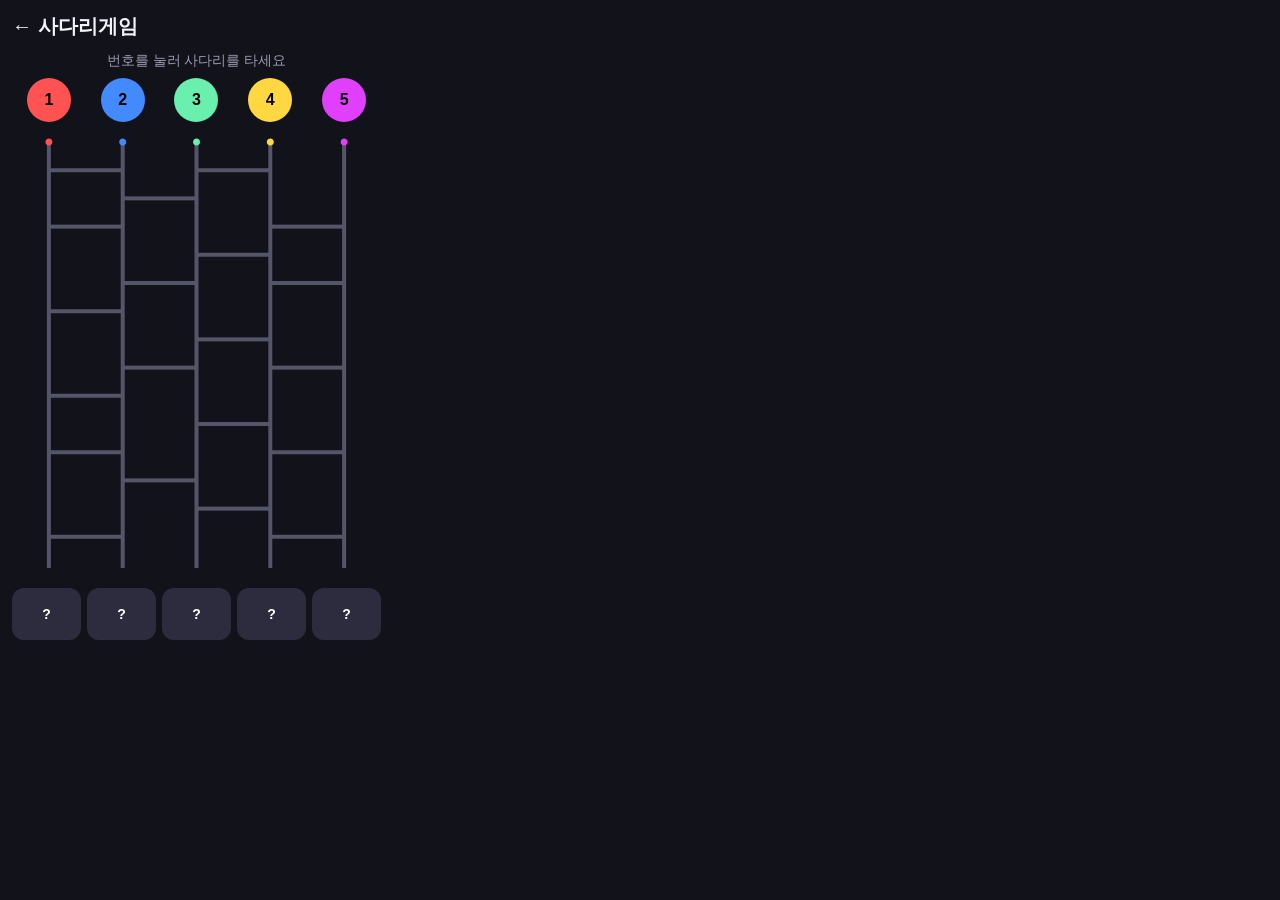
<file: docs/samples/ladder-wolf/p.html>
<!doctype html><meta charset=utf-8><body style="margin:0;background:#12121A;color:#F2F2F7;font-family:-apple-system,'Noto Sans KR',sans-serif">
<div style="width:393px;padding:0 12px;box-sizing:border-box">
<div style="height:52px;display:flex;align-items:center;font-size:20px;font-weight:700">← 사다리게임</div>
<div style="text-align:center;color:#9A9AB0;font-size:14px">번호를 눌러 사다리를 타세요</div>
<div id=nums style="display:flex;justify-content:space-around;margin:8px 0"></div>
<canvas id=c width=738 height=900 style="width:369px;height:450px;display:block"></canvas>
<div id=res style="display:flex;gap:6px;margin-top:8px"></div>
<div id=st style="text-align:center;font-weight:800;margin-top:10px;height:24px"></div></div>
<script type=module>
import {ladderWolf} from './chomp.js';
const P=['#FF5252','#448AFF','#69F0AE','#FFD740','#E040FB'];const n=5,LEVELS=14;
const RU=[[1,0,1,0],[0,1,0,0],[1,0,0,1],[0,0,1,0],[0,1,0,1],[1,0,0,0],[0,0,1,0],[0,1,0,1],[1,0,0,0],[0,0,1,0],[1,0,0,1],[0,1,0,0],[0,0,1,0],[1,0,0,1]];
const prizes=[false,true,false,false,false];
const paths=[...Array(n).keys()].map(st=>{let c=st;const pts=[[c,0]];for(let l=0;l<LEVELS;l++){const y=l+1;if(c<n-1&&RU[l][c]){pts.push([c,y],[c+1,y]);c++;}else if(c>0&&RU[l][c-1]){pts.push([c,y],[c-1,y]);c--;}}pts.push([c,LEVELS+1]);return{pts,end:c};});
document.getElementById('nums').innerHTML=P.map((c,i)=>`<div style="width:44px;height:44px;border-radius:50%;background:${c};display:flex;align-items:center;justify-content:center;font-weight:900;color:#000">${i+1}</div>`).join('');
const cv=document.getElementById('c'),x=cv.getContext('2d');x.scale(2,2);const w=369,hh=450;
const px=p=>[(p[0]+0.5)*w/n,p[1]*hh/(LEVELS+1)*0.94+12];
function walk(pts,frac){let tot=0;for(let i=1;i<pts.length;i++)tot+=Math.hypot(pts[i][0]-pts[i-1][0],pts[i][1]-pts[i-1][1]);let rem=tot*frac;const out=[pts[0]];let dir=0;
 for(let i=1;i<pts.length;i++){const sg=Math.hypot(pts[i][0]-pts[i-1][0],pts[i][1]-pts[i-1][1]);dir=Math.sign(pts[i][0]-pts[i-1][0]);if(rem>=sg){out.push(pts[i]);rem-=sg;}else{const t=sg?rem/sg:0;out.push([pts[i-1][0]+(pts[i][0]-pts[i-1][0])*t,pts[i-1][1]+(pts[i][1]-pts[i-1][1])*t]);break;}}return{out,dir};}
window.f=(T)=>{ // 0.4초 뒤 전체 출발, 5초 동안
 const prog=Math.max(0,Math.min(1,(T-0.4)/5)), done=prog>=1, bt=T-5.4;
 x.clearRect(0,0,w,hh);x.strokeStyle='#55556A';x.lineWidth=4;
 for(let c=0;c<n;c++){const X=(c+0.5)*w/n;x.beginPath();x.moveTo(X,12);x.lineTo(X,hh-12);x.stroke();}
 for(let l=0;l<LEVELS;l++)for(let j=0;j<n-1;j++)if(RU[l][j]){const[ax,ay]=px([j,l+1]),[bx]=px([j+1,l+1]);x.beginPath();x.moveTo(ax,ay);x.lineTo(bx,ay);x.stroke();}
 const heads=[];
 paths.forEach((p,i)=>{const pts=p.pts.map(px);const {out,dir}=walk(pts,prog);x.beginPath();out.forEach(([a,b],k)=>k?x.lineTo(a,b):x.moveTo(a,b));x.strokeStyle=P[i];x.lineWidth=7;x.lineCap='round';x.lineJoin='round';x.stroke();heads.push([out[out.length-1],dir,i]);});
 for(const [[a,b],dir,i] of heads){ if(prog<=0) continue; const bite=done?(bt<0.5?Math.abs(Math.sin(bt*Math.PI*3)):0):null; ladderWolf(x,a,b-6,19,T+i*0.3,P[i],done?0:dir,bite);}
 const R=document.getElementById('res');R.innerHTML=[...Array(n).keys()].map(e=>{const o=paths.findIndex(p=>p.end===e);const rev=done;const pz=prizes[e];return `<div style="flex:1;height:52px;border-radius:12px;display:flex;flex-direction:column;align-items:center;justify-content:center;font-weight:800;font-size:14px;background:${!rev?'#2C2C3E':pz?'#FF3D5A':'#1E1E2A'};color:${rev&&!pz?'#9A9AB0':'#fff'}">${!rev?'?':pz?'당첨':'통과'}${rev?`<span style="font-size:11px;color:${P[o]}">${o+1}번</span>`:''}</div>`}).join('');
 const st=document.getElementById('st');st.textContent=done?`🎯 당첨: ${paths.findIndex(p=>prizes[p.end])+1}번`:prog>0?'앙앙앙... 늑대들이 사다리를 타요':'';st.style.color=done?'#FF3D5A':'#9A9AB0';
};
f(0);
</script>
</file>
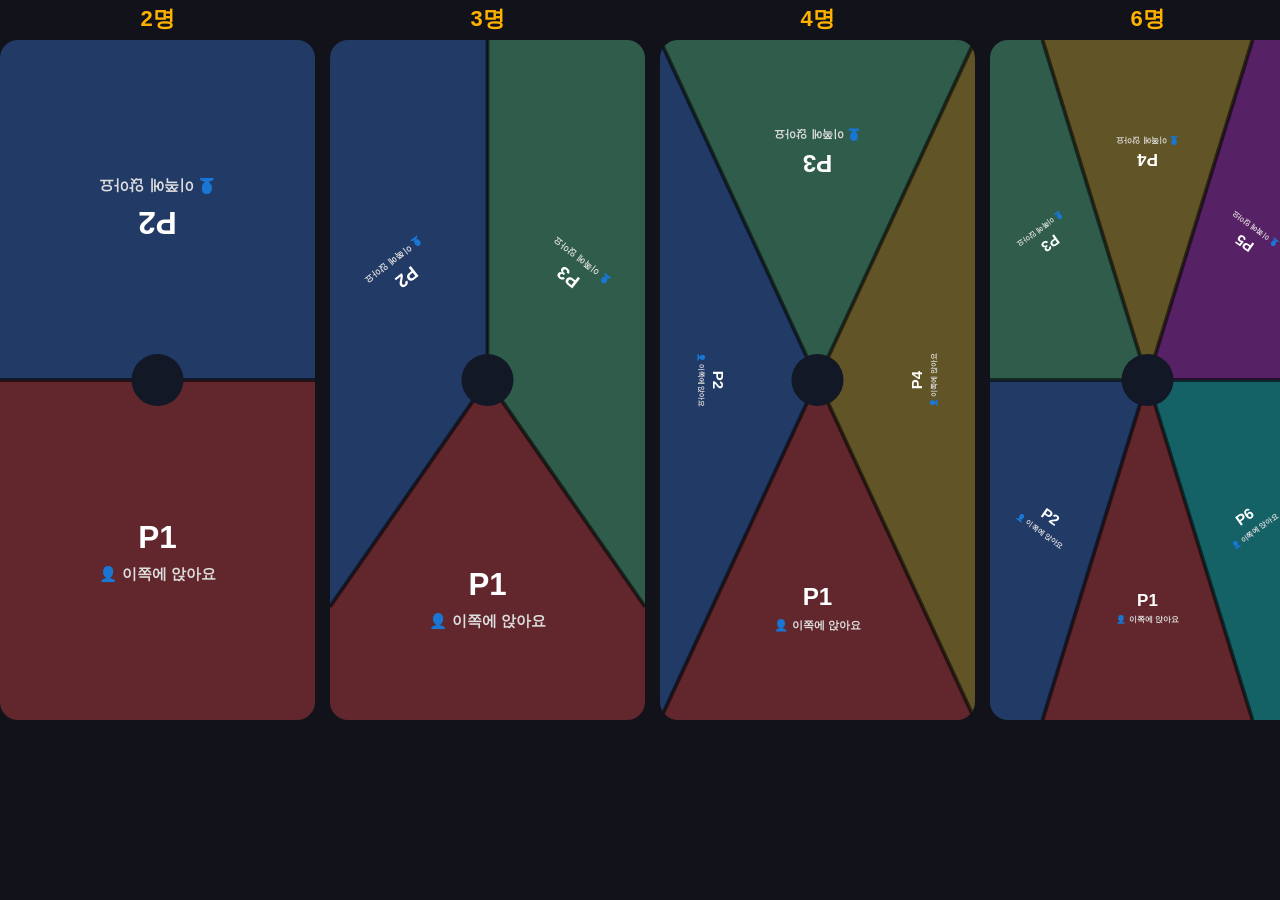
<file: docs/samples/quick/layout.html>
<!doctype html><meta charset=utf-8><body style="margin:0;background:#12121A"><canvas id=c width=1650 height=760></canvas>
<script type=module>
import {sectors,region,lines,text} from './split.js';
import {PC} from './games.js';
const x=document.getElementById('c').getContext('2d');
[2,3,4,6,8].forEach((n,j)=>{x.save();x.translate(j*330,0);const W=315,H=680;x.save();x.beginPath();x.roundRect(0,40,W,H,18);x.clip();x.translate(0,40);
 sectors(W,H,n).forEach((s,i)=>region(x,s,PC[i]+'55',(c,sc)=>{text(c,`P${i+1}`,0,-10*sc,30*sc,'#fff',900);text(c,'👤 이쪽에 앉아요',0,24*sc,14*sc,'#ddd',600);}));
 lines(x,sectors(W,H,n),W,H);x.beginPath();x.arc(W/2,H/2,26,0,7);x.fillStyle='#121826';x.fill();x.restore();
 text(x,`${n}명`,W/2,20,22,'#FFB300',900);x.restore();});
</script>
</file>
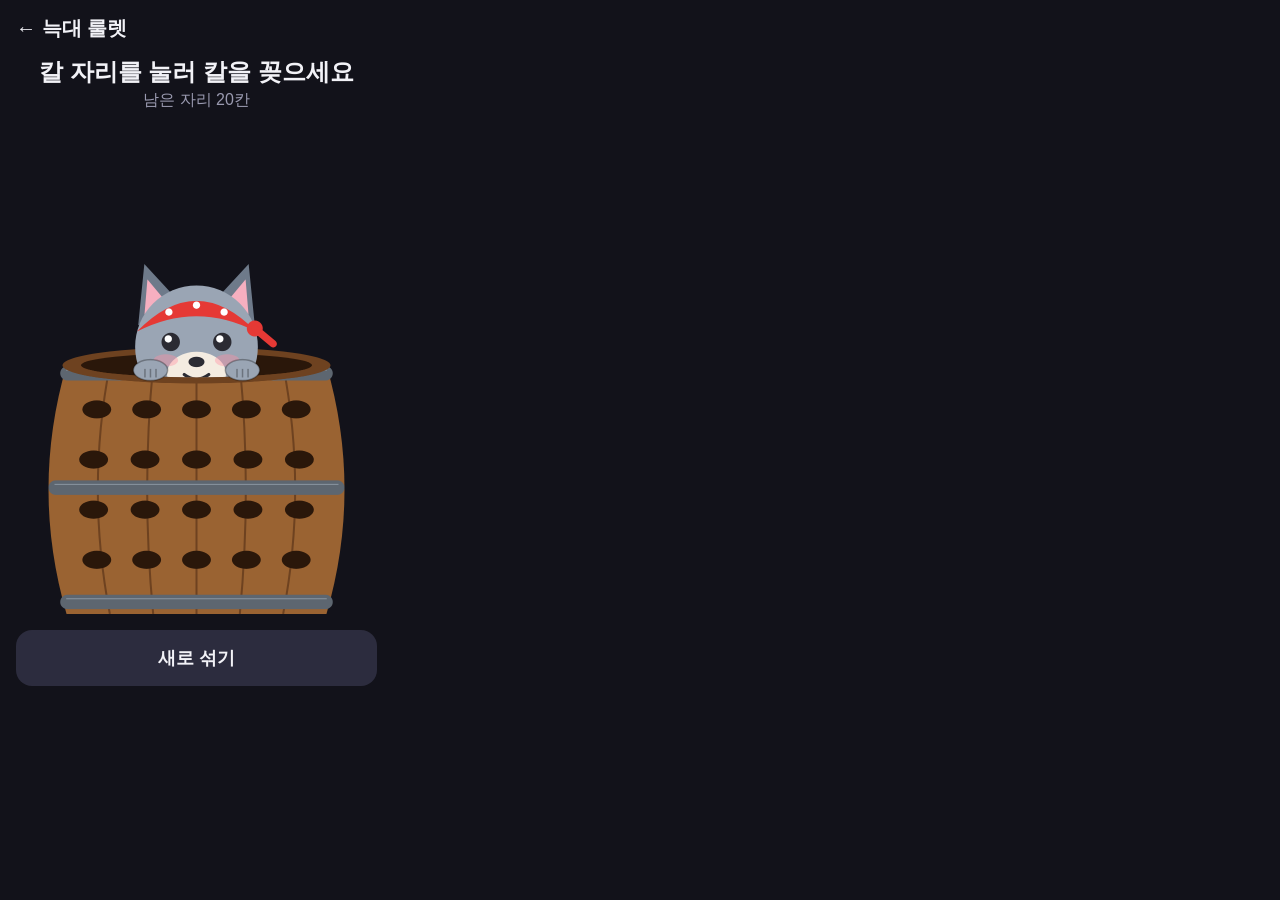
<file: docs/samples/wolf-roulette/p.html>
<!doctype html><meta charset=utf-8><body style="margin:0;background:#12121A;color:#F2F2F7;font-family:sans-serif">
<div style="width:393px;padding:0 16px;box-sizing:border-box">
<div style="height:56px;display:flex;align-items:center;font-size:20px;font-weight:700">← 늑대 룰렛</div>
<div id=t style="text-align:center;font-size:24px;font-weight:900;height:34px">칼 자리를 눌러 칼을 꽂으세요</div>
<div id=s style="text-align:center;color:#9A9AB0;height:24px">남은 자리 20칸</div>
<canvas id=c width=722 height=1000 style="width:361px;height:500px;display:block;margin:8px auto"></canvas>
<div style="height:56px;border-radius:16px;background:#2C2C3E;display:flex;align-items:center;justify-content:center;font-weight:700;font-size:18px">새로 섞기</div></div>
<script type=module>
import {drawScene} from './tease.js';
const cv=document.getElementById('c'),x=cv.getContext('2d');x.scale(2,2);
const plan=[[1.0,7],[2.6,12],[4.2,3],[5.8,16]], TRAP=16;
window.f=(T)=>{
 const sw=plan.filter(([a])=>T>=a).map(([,i])=>i); const last=plan.filter(([a])=>T>=a).pop();
 let mode='idle',modeT=0,launch=0,shake=0;
 if(last){const dt=T-last[0]; shake=Math.max(0,1-dt/0.35);
  if(last[1]===TRAP){mode='sur';launch=Math.min(1,dt/0.9);launch=1-Math.pow(1-launch,3);} else if(dt<1.3){mode='tease';modeT=dt;}}
 x.clearRect(0,0,361,500); drawScene(x,361,500,{swords:sw,trap:TRAP,mode,modeT,launch,shake,time:T});
 const t=document.getElementById('t'),s=document.getElementById('s');
 if(mode==='sur'){t.textContent='펑! 🐺 튀어나왔다!';t.style.color='#FF3D5A';s.textContent=sw.length+'번째 칼에서 튀어나왔어요';}
 else if(mode==='tease'){t.textContent='통과! 늑대가 약올려요 😜';t.style.color='#F2F2F7';s.textContent='남은 자리 '+(20-sw.length)+'칸';}
 else{t.textContent='칼 자리를 눌러 칼을 꽂으세요';t.style.color='#F2F2F7';s.textContent='남은 자리 '+(20-sw.length)+'칸';}
};
f(0);
</script>
</file>
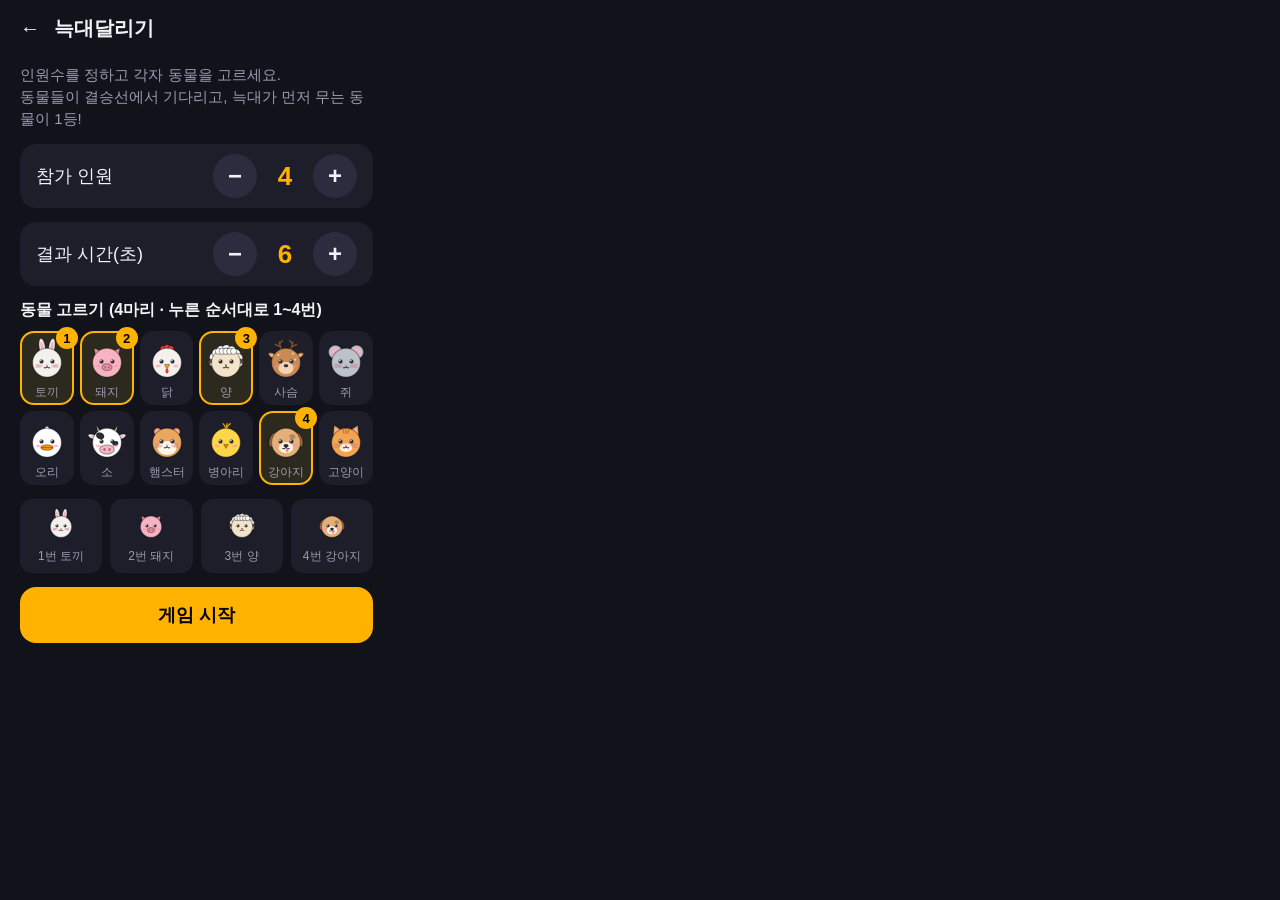
<file: docs/samples/wolfrace/race.html>
<!doctype html><meta charset=utf-8>
<style>body{margin:0;background:#12121A;color:#F2F2F7;font-family:-apple-system,"Noto Sans KR",sans-serif}
#setup{width:393px;height:852px;box-sizing:border-box;padding:0 20px}
.top{height:56px;display:flex;align-items:center;font-size:20px;font-weight:700;gap:14px}
.desc{color:#9A9AB0;font-size:15px;line-height:22px;margin:8px 0 14px}
.stp{display:flex;align-items:center;background:#1E1E2A;border-radius:16px;padding:10px 16px;margin-bottom:14px}
.stp .l{flex:1;font-size:18px}.stp b{width:56px;text-align:center;color:#FFB300;font-size:26px}
.stp i{width:44px;height:44px;border-radius:50%;background:#2C2C3E;display:flex;align-items:center;justify-content:center;font-style:normal;font-size:24px;font-weight:700}
h3{font-size:16px;margin:6px 0 10px;color:#F2F2F7}
.grid{display:grid;grid-template-columns:repeat(6,1fr);gap:6px}
.a{background:#1E1E2A;border-radius:14px;height:70px;display:flex;flex-direction:column;align-items:center;justify-content:center;font-size:32px;position:relative;border:2px solid transparent}
.a small{font-size:12px;color:#9A9AB0;margin-top:2px}
.a.on{border-color:#FFB300;background:#2C2A1E}.a .n{position:absolute;top:-6px;right:-6px;background:#FFB300;color:#000;border-radius:50%;width:22px;height:22px;font-size:13px;font-weight:900;display:flex;align-items:center;justify-content:center}
.lanes{display:flex;gap:8px;margin:14px 0}.lanes div{flex:1;background:#1E1E2A;border-radius:12px;padding:8px 0;text-align:center;font-size:26px}.lanes small{display:block;font-size:12px;color:#9A9AB0}
.btn{height:56px;border-radius:16px;background:#FFB300;color:#000;font-size:18px;font-weight:700;display:flex;align-items:center;justify-content:center;margin-top:8px}
</style>
<div id=setup>
 <div class=top>← <span>늑대달리기</span></div>
 <div class=desc>인원수를 정하고 각자 동물을 고르세요.<br>동물들이 결승선에서 기다리고, 늑대가 먼저 무는 동물이 1등!</div>
 <div class=stp><span class=l>참가 인원</span><i>−</i><b>4</b><i>+</i></div>
 <div class=stp><span class=l>결과 시간(초)</span><i>−</i><b>6</b><i>+</i></div>
 <h3>동물 고르기 (4마리 · 누른 순서대로 1~4번)</h3>
 <div class=grid id=grid></div>
 <div class=lanes id=lanes></div>
 <div class=btn>게임 시작</div>
</div>
<canvas id=c width=393 height=852 style="display:none"></canvas>
<script type=module>
import {cuteWolf} from './cute.js';
import {animalFace,ANIMALS} from './faces.js';
const AN=ANIMALS;
const PICK=[0,1,3,10];
const g=document.getElementById('grid');
const face=(kind,px)=>{const c=document.createElement('canvas');c.width=c.height=px*2;c.style.width=c.style.height=px+'px';const q=c.getContext('2d');q.scale(2,2);animalFace(q,px/2,px/2+px*0.08,px*0.33,kind,0);return c;};
AN.forEach(([k,n],i)=>{const j=PICK.indexOf(i);const d=document.createElement('div');d.className='a'+(j>=0?' on':'');d.append(face(k,46));d.insertAdjacentHTML('beforeend',`<small>${n}</small>${j>=0?`<span class=n>${j+1}</span>`:''}`);g.append(d);});
const ln=document.getElementById('lanes');PICK.forEach((a,i)=>{const d=document.createElement('div');d.append(face(AN[a][0],34));d.insertAdjacentHTML('beforeend',`<small>${i+1}번 ${AN[a][1]}</small>`);ln.append(d);});
// ---- 경주 ----
const n=4,secs=6;
let seed=11;const R=()=>{seed=(seed*16807)%2147483647;return seed/2147483647};
const order=[2,0,3,1];const times=Array(n);times[order[0]]=secs;
const gaps=[0.5,0.7,0.9];let acc=0;const tot=gaps.reduce((a,b)=>a+b);for(let r=1;r<n;r++){acc+=gaps[r-1];times[order[r]]=secs*(1+0.08*acc/tot);}
const K=20,L=K-1,slots=[3,11,7,15,1,9,17,5,13,2,10,18,6,14,4,12,8,16,19];
const CFG=[[0,2.8,0.6],[4,2.4,0.5],[8,2.0,0.4],[12,1.8,0.4],[2,0.1,0.1],[6,0.12,0.1],[10,0.15,0.1],[14,0.2,0.1]];
const runners=times.map((T,i)=>{const v=Array.from({length:K+1},()=>0.5+R()*0.5);v[0]=0.6+R()*0.6;CFG.forEach(([o,a,b])=>{v[slots[(i*CFG.length+o)%L]]=a+R()*b;});
 const M=160,tab=[0];let sum=0;for(let j=1;j<=M;j++){const u=(j-0.5)/M*K,k=Math.floor(u),e=(1-Math.cos(Math.PI*(u-k)))/2;sum+=v[k]*(1-e)+v[Math.min(K,k+1)]*e;tab.push(sum);}for(let j=0;j<=M;j++)tab[j]/=sum;
 return{T,pos(t){const u=Math.min(1,Math.max(0,t/T))*M,j=Math.min(M-1,Math.floor(u));return tab[j]+(tab[j+1]-tab[j])*(u-j);}}});
const rankOf=[...Array(n).keys()].sort((a,b)=>times[a]-times[b]);
const cv=document.getElementById('c'),x=cv.getContext('2d');
const BITE=0.7;
window.showRace=()=>{document.getElementById('setup').style.display='none';cv.style.display='block';};
window.frame=(t)=>{ // t<0 카운트다운
 x.fillStyle='#12121A';x.fillRect(0,0,393,852);
 x.fillStyle='#F2F2F7';x.font='700 20px sans-serif';x.textAlign='left';x.textBaseline='middle';x.fillText('←  늑대달리기',14,28);
 const done=rankOf.filter(i=>t>=times[i]);
 let title=t<0?String(Math.ceil(-t)):t<0.6&&done.length===0?'출발!':'달리는 중...';
 if(t>Math.max(...times)+BITE) title=`1등: ${AN[PICK[rankOf[0]]][1]} · 꼴찌: ${AN[PICK[rankOf[n-1]]][1]}`;
 x.textAlign='center';x.font=(t<0?'900 40px':'800 21px')+' sans-serif';x.fillStyle=t>Math.max(...times)+BITE?'#FFB300':'#F2F2F7';x.fillText(title,196,82);
 // 트랙
 const top=112,H=600,lh=H/n,left=10,right=383,finish=318;
 x.save();x.beginPath();x.roundRect(left,top,right-left,H,16);x.clip();
 for(let i=0;i<n;i++){x.fillStyle=i%2?'#E4D6B8':'#F1E7D0';x.fillRect(left,top+i*lh,right-left,lh);
  x.fillStyle='rgba(0,0,0,.08)';x.fillRect(left,top+(i+1)*lh-8,right-left,8);}
 x.fillStyle='#fff';x.fillRect(46,top,3,H);
 for(let y=top,r=0;y<top+H;y+=8,r++)for(let c=0;c<2;c++){x.fillStyle=(r+c)%2?'#fff':'#2B2B33';x.fillRect(finish+c*8,y,8,8);}
 for(let i=0;i<n;i++){
  const gy=top+(i+0.82)*lh, a=PICK[i];
  // 번호
  x.beginPath();x.arc(28,top+(i+0.5)*lh,13,0,7);x.fillStyle='#5B616B';x.fill();x.fillStyle='#fff';x.font='900 13px sans-serif';x.fillText(String(i+1),28,top+(i+0.5)*lh+1);
  // 동물 얼굴 (결승선 너머에서 대기)
  const bt=t-times[i], ws=Math.min(lh*0.42,70), ar=Math.min(lh*0.14,ws*0.34), ax=352, ay=gy-ws*0.5;
  x.save();x.translate(ax,ay);
  if(bt<0){ const near=t>0&&t>times[i]-1.4; x.rotate(Math.sin(t*(near?26:12)+i)*(near?0.12:0.05)); animalFace(x,0,0,ar,AN[a][0],near?1:0);
    if(near){x.font='16px sans-serif';x.fillText('💦',ar*0.9,-ar*0.9);} }
  else { const hit=bt>0.22; x.translate(hit?Math.sin(bt*40)*2*Math.max(0,1-bt):0,0); x.rotate(hit?0.3:0); x.scale(hit?1.12:1,hit?0.84:1); animalFace(x,0,0,ar,AN[a][0],hit?2:1);
    if(bt>0.3){x.rotate(-0.3);x.font='15px sans-serif';x.fillText('💫',0,-ar*1.25);} }
  x.restore();
  // 늑대
  const s=ws, p=t<0?0:runners[i].pos(t);
  const startX=56+s*0.9, endX=finish-4-s*0.84; // 코끝이 동물 앞에 닿는 위치
  let wx=startX+p*(endX-startX), open=0, run=t>0&&bt<0?1:0, ph=t*16+i*1.7;
  const near=t>0&&bt<0&&t>times[i]-1.4; if(near){const k=Math.min(1,(t-(times[i]-1.4))/0.3); open=k*(0.55+0.25*Math.abs(Math.sin(t*9+i)));} // 물 준비: 입 벌리고 덥석덥석
  if(bt>=0){ const u=Math.min(1,bt/BITE); const reach=(ax-ar*0.6)-(endX+0.84*s); // 코끝이 동물에 닿도록 덮침
    const e=u<0.4?1-Math.pow(1-u/0.4,2):1; wx=endX+reach*e; run=u<0.4?0.6:0; ph=0.8+i;
    open=u<0.3?u/0.3:u<0.45?1-(u-0.3)/0.15:0; }
  if(run>0.5&&t>0){const sp=(runners[i].pos(t+0.06)-p)/0.06*runners[i].T; if(sp>1.25){const k=Math.min(1,(sp-1.25)/1.2);
    for(let d=0;d<3;d++){const q=((t*3+d/3+i*0.3)%1);x.globalAlpha=(1-q)*0.55*k;x.beginPath();x.arc(wx-s*(0.5+q*0.9),gy-s*0.06-q*s*0.12,s*(0.07+q*0.12),0,7);x.fillStyle='#B8A27E';x.fill();}
    x.globalAlpha=0.5*k;x.strokeStyle='#fff';x.lineWidth=2;for(let d=0;d<3;d++){const yy=gy-s*(0.45+d*0.18);x.beginPath();x.moveTo(wx-s*(0.95+d*0.1),yy);x.lineTo(wx-s*(1.35+d*0.15),yy);x.stroke();}x.globalAlpha=1;}}
  cuteWolf(x,wx,gy,s,ph,{run,open,happy:bt>BITE*0.6});
  if(bt>=0.25&&bt<0.9){ x.font='900 22px sans-serif';x.fillStyle='#E53950';x.fillText('앙!',ax-6,ay-ar*1.6-(bt-0.25)*20); x.font='20px sans-serif';x.fillText('💥',ax-ar*0.9,ay+ar*0.4);}
  // 순위 배지
  const rk=rankOf.indexOf(i);
  if(bt>=BITE*0.6){ x.beginPath();x.arc(ax+2,ay+ar*1.45,13,0,7);x.fillStyle=rk===0?'#FFC107':rk===n-1?'#FF3D5A':'#555566';x.fill();
   x.fillStyle=rk===0?'#2B2B33':'#fff';x.font='900 13px sans-serif';x.fillText(String(rk+1),ax+2,ay+ar*1.45+1);}
 }
 x.restore();
 x.fillStyle='#9A9AB0';x.font='600 14px sans-serif';x.fillText('인원 / 동물 / 시간 변경',196,780);
};
window.END=Math.max(...times)+BITE;
</script>
</file>
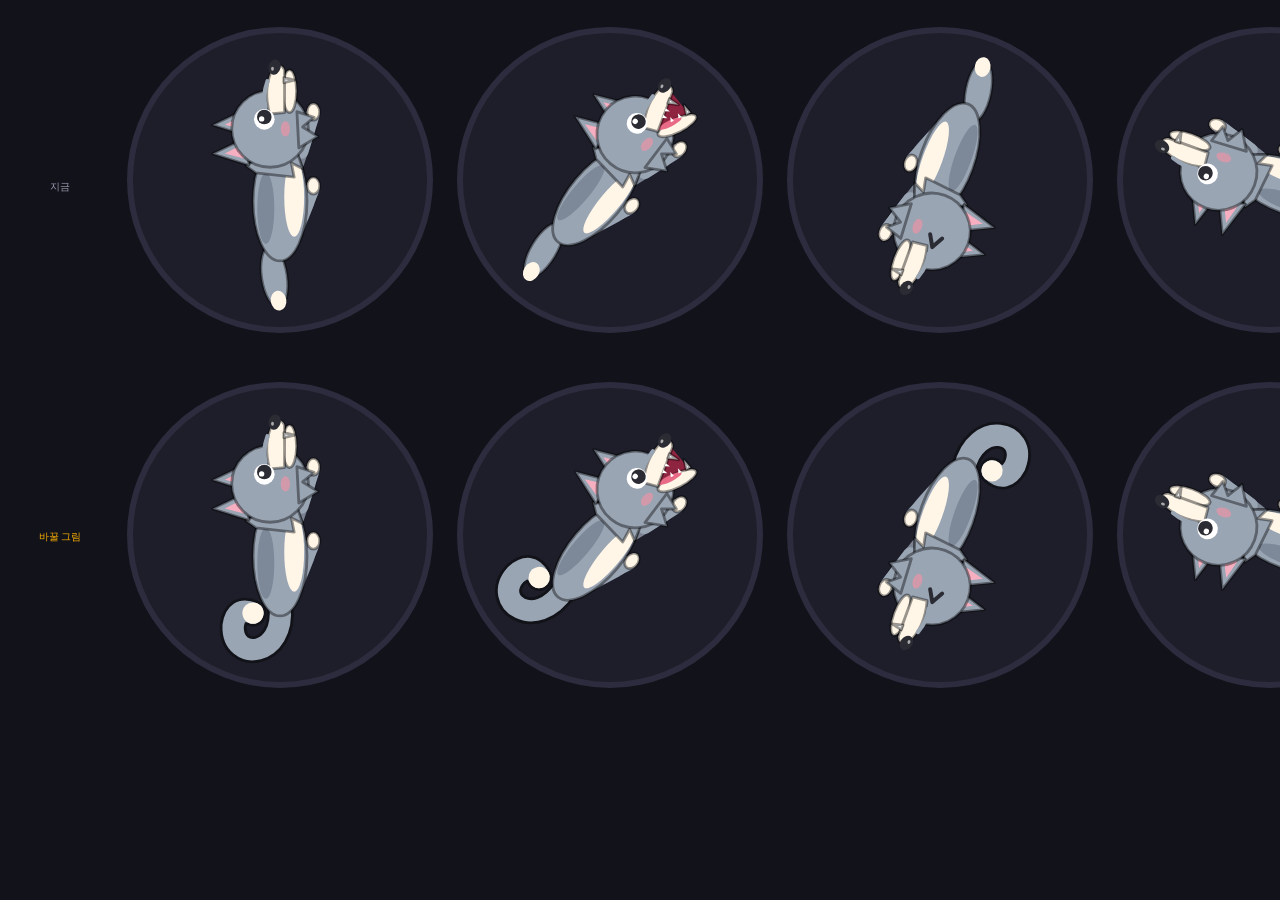
<file: docs/samples/wolfspin-tail/p.html>
<!doctype html><meta charset=utf-8><body style="margin:0;background:#12121A;font:700 18px sans-serif;color:#F2F2F7">
<canvas id=c width=1320 height=720></canvas>
<script type=module>
import {oldWolf,newWolf} from './both.js';
const x=document.getElementById('c').getContext('2d');
const cell=(fn,cx,cy,ang,open,bite)=>{x.beginPath();x.arc(cx,cy,150,0,7);x.fillStyle='#1E1E2A';x.fill();x.lineWidth=6;x.strokeStyle='#2C2C3E';x.stroke();x.save();x.translate(cx,cy);x.rotate(ang*Math.PI/180);fn(x,142,open,bite);x.restore();};
x.textAlign='center';x.fillStyle='#9A9AB0';x.fillText('지금',60,190);x.fillStyle='#FFB300';x.fillText('바꿀 그림',60,540);
[[0,0,false],[40,1,false],[200,0,true],[290,0,false]].forEach(([a,o,b],i)=>{cell(oldWolf,280+i*330,180,a,o,b);cell(newWolf,280+i*330,535,a,o,b);});
</script>
</file>
<file: web/style.css>
:root {
  --bg: #12121A;
  --surface: #1E1E2A;
  --surface2: #2C2C3E;
  --accent: #FFB300;
  --text: #F2F2F7;
  --sub: #9A9AB0;
  --win: #FF3D5A;
  color-scheme: dark;
}
* { box-sizing: border-box; margin: 0; padding: 0; -webkit-tap-highlight-color: transparent; }
html, body { height: 100%; background: var(--bg); color: var(--text); overflow: hidden; }
body {
  font-family: -apple-system, BlinkMacSystemFont, "Apple SD Gothic Neo", "Noto Sans KR", "Noto Sans CJK KR", "Segoe UI", Roboto, sans-serif;
  -webkit-user-select: none; user-select: none; -webkit-touch-callout: none;
  touch-action: manipulation; overscroll-behavior: none;
}
#app {
  position: fixed; inset: 0; display: flex; flex-direction: column;
  padding: env(safe-area-inset-top) env(safe-area-inset-right) env(safe-area-inset-bottom) env(safe-area-inset-left);
  max-width: 560px; margin: 0 auto;
}
button { font: inherit; color: inherit; background: none; border: 0; cursor: pointer; }
.screen { flex: 1; display: flex; flex-direction: column; min-height: 0; }
.scroll { flex: 1; overflow-y: auto; -webkit-overflow-scrolling: touch; padding: 20px; display: flex; flex-direction: column; gap: 14px; }
.body { flex: 1; min-height: 0; display: flex; flex-direction: column; position: relative; }
.pad { padding: 16px; }
.center { align-items: center; }
.grow { flex: 1; min-height: 0; }

/* 상단 */
.top { height: 56px; display: flex; align-items: center; padding: 0 4px; flex: none; }
.top .back { width: 48px; height: 48px; display: flex; align-items: center; justify-content: center; font-size: 24px; border-radius: 50%; }
.top .back:active { background: var(--surface2); }
.top .title { flex: 1; font-size: 20px; font-weight: 700; white-space: nowrap; overflow: hidden; text-overflow: ellipsis; }
.tbtn { color: var(--sub); font-size: 15px; padding: 10px 14px; border-radius: 20px; }
.tbtn.accent { color: var(--accent); font-weight: 700; }
.tbtn:active { background: var(--surface2); }
.tbtn:disabled { opacity: .4; }

/* 메인 */
.hero { display: flex; align-items: center; gap: 14px; margin-top: 4px; }
.hero img { width: 104px; height: 104px; border-radius: 50%; flex: none; cursor: pointer; }
.hero h1 { font-size: 32px; line-height: 36px; font-weight: 900; color: var(--accent); }
.hero p { font-size: 16px; color: var(--sub); }
.chip { display: inline-flex; align-items: center; gap: 6px; margin-top: 8px; background: var(--surface); border-radius: 20px; padding: 6px 12px; font-size: 14px; }
.chip .flag { font-size: 18px; }
.card { display: flex; align-items: center; gap: 16px; background: var(--surface); border-radius: 20px; padding: 20px; text-align: left; width: 100%; }
.card:active { background: var(--surface2); }
.card .emo { font-size: 40px; line-height: 1; }
.card .t { font-size: 22px; font-weight: 700; }
.card .s { font-size: 14px; color: var(--sub); }
.card .chev { margin-left: auto; font-size: 32px; color: var(--sub); }
.footer { text-align: center; font-size: 13px; color: var(--sub); padding: 10px 0 4px; }
.footer button { color: var(--accent); font-weight: 900; text-decoration: underline; padding: 6px 2px; font-size: 13px; }

/* 버튼 */
.btn { height: 56px; border-radius: 16px; background: var(--accent); color: #000; font-size: 18px; font-weight: 700; width: 100%; flex: none; }
.btn.alt { background: var(--surface2); color: var(--text); }
.btn.alt.accent-text { color: var(--accent); }
.btn:active { filter: brightness(.88); }
.btn:disabled { opacity: .4; }
.row { display: flex; gap: 10px; width: 100%; }
.row > .btn { flex: 1; }

/* 설정 */
.desc { color: var(--sub); font-size: 15px; line-height: 22px; white-space: pre-line; }
.stepper { display: flex; align-items: center; background: var(--surface); border-radius: 16px; padding: 10px 16px; width: 100%; flex: none; }
.stepper .lbl { flex: 1; font-size: 18px; }
.stepper button { width: 44px; height: 44px; border-radius: 50%; background: var(--surface2); font-size: 24px; font-weight: 700; }
.stepper button:disabled { background: var(--surface); color: var(--sub); }
.stepper .val { width: 56px; text-align: center; color: var(--accent); font-size: 26px; font-weight: 700; }

/* 글자 */
.h-title { font-size: 26px; font-weight: 900; text-align: center; }
.h-sub { font-size: 15px; color: var(--sub); text-align: center; }
.win { color: var(--win) !important; }
.acc { color: var(--accent) !important; }
.msg { font-size: 18px; font-weight: 700; text-align: center; min-height: 26px; }

/* 팝업 */
.overlay { position: absolute; inset: 0; background: rgba(0,0,0,.6); display: flex; align-items: center; justify-content: center; z-index: 10; padding: 24px; }
.dialog { width: 100%; max-width: 340px; background: var(--surface); border-radius: 24px; padding: 24px; display: flex; flex-direction: column; gap: 12px; align-items: center; }
.dialog .dt { font-size: 30px; font-weight: 900; color: var(--accent); text-align: center; }
.dialog .ds { font-size: 16px; color: var(--sub); text-align: center; }
.confirm { width: 100%; max-width: 320px; background: var(--surface); border-radius: 28px; padding: 24px; }
.confirm .ct { font-size: 24px; font-weight: 900; color: var(--accent); }
.confirm .cb { font-size: 15px; line-height: 22px; margin-top: 16px; white-space: pre-line; word-break: break-all; }
.confirm .ca { display: flex; justify-content: flex-end; gap: 8px; margin-top: 24px; }

/* 언어 */
.lang { display: flex; align-items: center; gap: 16px; background: var(--surface); border: 2px solid var(--surface); border-radius: 16px; padding: 16px 18px; font-size: 20px; width: 100%; text-align: left; }
.lang.sel { background: var(--surface2); border-color: var(--accent); font-weight: 700; }
.lang .f { font-size: 30px; }
.lang .ck { margin-left: auto; color: var(--accent); font-size: 24px; font-weight: 900; }

/* 캔버스 */
canvas { display: block; touch-action: none; }
.cv-wrap { position: relative; width: 100%; }
.cv-wrap > canvas { position: absolute; inset: 0; width: 100%; height: 100%; }

/* 숫자 뒤집기 */
.tiles { display: grid; grid-template-columns: repeat(4, 1fr); gap: 10px; width: 100%; }
.tile { aspect-ratio: .85; border-radius: 14px; background: var(--surface2); font-size: 30px; font-weight: 900; display: flex; align-items: center; justify-content: center; }
.tile.on { background: var(--accent); color: #000; }
.tile.off { background: #15151F; color: #34344A; }
.dicebar { display: flex; align-items: center; gap: 16px; font-size: 30px; font-weight: 700; }

/* 5개 주사위 */
.fd { flex: 1; display: flex; flex-direction: column; padding: 4px; min-height: 0; }
.fd .half { flex: 1; display: flex; min-height: 0; }
.fd .area { flex: 1; margin: 4px; border-radius: 20px; border: 2px solid; padding: 10px; display: flex; flex-direction: column; align-items: center; min-width: 0; }
.fd .area.rot { transform: rotate(180deg); }
.fd .area .pn { font-size: 18px; font-weight: 700; }
.fd .area .pc { font-size: 14px; color: var(--sub); }
.fd .dice { display: flex; flex-wrap: wrap; gap: 6px; justify-content: center; margin: auto 0; }
.fd .st { font-size: 13px; text-align: center; white-space: pre-line; }
.fd .st.big { font-size: 16px; font-weight: 700; }
.fd .bar { height: 64px; display: flex; align-items: center; padding: 0 4px; flex: none; }
.fd .bar .mid { flex: 1; text-align: center; color: var(--accent); font-size: 15px; font-weight: 700; }

/* 늑대이빨 */
.wolf { width: 100%; position: relative; }
.wolf .face { margin-top: 44px; position: relative; background: #9AA5B4; border-radius: 110px 110px 70px 70px; padding: 0 16px; }
.wolf .mouth { background: #8E2440; border-radius: 22px; overflow: hidden; }
.wolf .gap { position: relative; height: 130px; transition: height .5s; }
.wolf.bit .gap { height: 0; transition: height .14s; }
.wolf .tongue { position: absolute; bottom: 0; left: 25%; width: 50%; height: 45%; overflow: hidden; }
.wolf .tongue::after { content: ""; position: absolute; left: 0; top: 0; width: 100%; height: 200%; border-radius: 50%; background: #E86A86; }
.wolf.bit .tongue { display: none; }
.wolf svg { display: block; }
.tooth { cursor: pointer; }

/* 사다리 */
.lnums, .lres { display: flex; width: 100%; }
.lnums button { flex: 1; margin: 3px; aspect-ratio: 1; border-radius: 50%; color: #000; font-weight: 900; font-size: 18px; }
.lres div { flex: 1; margin: 2px; height: 52px; border-radius: 10px; background: var(--surface2); display: flex; flex-direction: column; align-items: center; justify-content: center; font-weight: 700; font-size: 15px; }
.lres .who { font-size: 10px; }
.small .lnums button { font-size: 13px; }
.small .lres div { font-size: 11px; }

/* 색 미리보기 */
.preview { display: flex; justify-content: space-evenly; background: var(--surface); border-radius: 16px; padding: 12px; width: 100%; }
.preview div { display: flex; flex-direction: column; align-items: center; font-size: 13px; font-weight: 700; }

/* 스위치 */
.toggle { text-align: left; color: var(--text); }
.sw { width: 54px; height: 32px; border-radius: 16px; background: var(--surface2); position: relative; flex: none; transition: background .2s; }
.sw .knob { position: absolute; left: 3px; top: 3px; width: 26px; height: 26px; border-radius: 50%; background: #fff; transition: left .2s; }
.sw.on { background: var(--accent); }
.sw.on .knob { left: 25px; }

/* 트럼프 카드 */
.pcard { perspective: 600px; flex: none; }
.pcard .pc-in { position: relative; width: 100%; height: 100%; transition: transform .45s; transform-style: preserve-3d; }
.pcard.down .pc-in { transform: rotateY(180deg); }
.pc-face, .pc-back { position: absolute; inset: 0; border-radius: 10%/7%; backface-visibility: hidden; -webkit-backface-visibility: hidden; box-shadow: 0 3px 10px rgba(0,0,0,.45); }
.pc-face { background: #fff; }
.pc-back { transform: rotateY(180deg); background: repeating-linear-gradient(45deg, #2B3A8C 0 8px, #22307A 8px 16px); border: 4px solid #fff; display: flex; align-items: center; justify-content: center; }
.pc-back span { font-size: 2em; }
.pc-c { position: absolute; left: 7%; top: 4%; display: flex; flex-direction: column; align-items: center; line-height: 1; font-size: 1.15em; }
.pc-c b { font-weight: 800; }
.pc-c.r { left: auto; top: auto; right: 7%; bottom: 4%; transform: rotate(180deg); }
.pc-m { position: absolute; inset: 0; display: flex; align-items: center; justify-content: center; font-size: 2.8em; }
.pcard.pick { cursor: pointer; }
.pcard.pick .pc-face { box-shadow: 0 0 0 3px var(--accent), 0 3px 10px rgba(0,0,0,.45); }

/* 789 · Up/Down · 호치민 */
.g7 { flex: 1; position: relative; display: flex; flex-direction: column; align-items: center; min-height: 0; }
.turn { font-size: 22px; font-weight: 800; padding: 12px 16px 0; text-align: center; }
.turn small { display: block; font-size: 14px; font-weight: 500; color: var(--sub); margin-top: 2px; }
.bigres { font-size: 40px; font-weight: 900; text-align: center; line-height: 1.15; padding: 0 16px; min-height: 96px; display: flex; flex-direction: column; justify-content: center; }
.bigres small { font-size: 18px; font-weight: 600; color: var(--sub); }
.pops { animation: pops .35s ease-out; }
@keyframes pops { from { transform: scale(.4); opacity: 0; } 70% { transform: scale(1.12); } to { transform: scale(1); opacity: 1; } }
.ud { flex: 1; display: flex; flex-direction: column; align-items: center; gap: 14px; padding: 12px 16px 16px; min-height: 0; }
.ud .cards { display: flex; gap: 22px; align-items: center; justify-content: center; margin: auto 0; }
.ud .info { display: flex; gap: 8px; flex-wrap: wrap; justify-content: center; }
.ud .pill { background: var(--surface); border-radius: 14px; padding: 6px 12px; font-size: 14px; color: var(--sub); }
.ud .pill.hot { color: #000; background: var(--accent); font-weight: 800; }
.ud .row { width: 100%; }
.ud .btn.up { background: #43A047; color: #fff; }
.ud .btn.dn { background: #E53935; color: #fff; }
.ud .btn.blk { background: #222; color: #fff; border: 2px solid #555; }
.fd .mid2 { flex: none; display: flex; flex-direction: column; align-items: center; gap: 6px; padding: 6px 4px; }
.fd .mid2 .fcards { display: flex; gap: 14px; align-items: center; }
.fd .mid2 .msg { font-size: 15px; font-weight: 700; text-align: center; min-height: 20px; white-space: pre-line; }
.fd .mid2 .msg.win { color: var(--win); font-size: 18px; }
.fd .mid2 .ctl { display: flex; width: 100%; justify-content: space-between; align-items: center; }

/* 업데이트 내역 */
.linkbtn { color: var(--sub); font-size: 12px; padding: 6px 2px; text-decoration: underline; text-underline-offset: 3px; }
.rel { background: var(--surface); border-radius: 18px; padding: 16px 18px; flex: none; }
.rel .rh { display: flex; align-items: baseline; gap: 10px; margin-bottom: 8px; }
.rel .rh b { font-size: 22px; color: var(--accent); }
.rel .rh span { color: var(--sub); font-size: 13px; }
.rel .rh .new { background: var(--accent); color: #000; font-weight: 800; border-radius: 10px; padding: 2px 8px; font-size: 12px; }
.rel ul, .wn ul { list-style: none; margin: 0; padding: 0; display: flex; flex-direction: column; gap: 9px; }
.rel li, .wn li { display: flex; gap: 10px; font-size: 15px; line-height: 21px; }
.rel li .e, .wn li .e { flex: none; width: 24px; text-align: center; }
.wn { max-height: 82vh; overflow-y: auto; text-align: left; }
.wn ul { margin: 6px 0 14px; }
.dialog.wn { align-items: stretch; }
.dialog.wn .dt { font-size: 22px; }
/* 고르기 버튼 줄 (폭탄돌리기 방향, 주사위 대결 계산) */
.choice { display: flex; gap: 8px; }
.cbtn { flex: 1; height: 44px; border-radius: 12px; background: var(--surface2); color: var(--text); font-size: 14px; font-weight: 700; padding: 0 6px; }
.cbtn.on { background: var(--accent); color: #000; }
/* 늑대달리기 동물 고르기 */
.agrid { display: grid; grid-template-columns: repeat(6, 1fr); gap: 6px; width: 100%; flex: none; }
.agrid .a { background: var(--surface); border-radius: 14px; height: 70px; display: flex; flex-direction: column; align-items: center; justify-content: center; position: relative; border: 2px solid transparent; color: var(--text); padding: 0; }
.agrid .a small { font-size: 11px; color: var(--sub); margin-top: 1px; white-space: nowrap; overflow: hidden; max-width: 100%; }
.agrid .a.on { border-color: var(--accent); background: #2C2A1E; }
.agrid .a .n { position: absolute; top: -6px; right: -6px; background: var(--accent); color: #000; border-radius: 50%; width: 22px; height: 22px; font-size: 13px; font-weight: 900; display: flex; align-items: center; justify-content: center; }
.alanes { display: flex; gap: 6px; width: 100%; flex: none; flex-wrap: wrap; }
.alanes div { flex: 1 1 60px; background: var(--surface); border-radius: 12px; padding: 6px 0; display: flex; flex-direction: column; align-items: center; }
.alanes small { font-size: 11px; color: var(--sub); white-space: nowrap; }

/* ---------- v1.5: 연락처 QR ---------- */
.qrfull { position: absolute; inset: 0; background: #fff; color: #111; display: flex; flex-direction: column; align-items: center; padding: calc(18px + env(safe-area-inset-top)) 16px calc(16px + env(safe-area-inset-bottom)); overflow: auto; touch-action: pan-y; }
.qrtabs { display: flex; gap: 8px; flex-wrap: wrap; justify-content: center; }
.qrtab { padding: 8px 14px; border-radius: 20px; background: #eee; color: #222; font-weight: 800; font-size: 14px; border: 0; }
.qrtab.on { color: #fff; }
.qrbox { margin-top: 18px; width: min(78vw, 46vh, 340px); aspect-ratio: 1; border: 7px solid #E1306C; border-radius: 24px; padding: 14px; box-sizing: border-box; background: #fff; }
.qrwho { font-weight: 900; font-size: 26px; margin-top: 16px; word-break: break-all; text-align: center; }
.qrhint { color: #666; font-size: 14px; margin-top: 6px; text-align: center; }
.qrdots { display: flex; gap: 6px; margin-top: 14px; }
.qrdots i { width: 8px; height: 8px; border-radius: 4px; background: #ccc; }
.qrdots i.on { width: 20px; background: #333; }
.qrbar { margin-top: auto; padding-top: 18px; display: flex; gap: 10px; width: 100%; max-width: 420px; }
.qrbtn, .qrbtn2 { flex: 1; height: 50px; border-radius: 26px; font-weight: 800; font-size: 16px; border: 0; }
.qrbtn { background: #111; color: #fff; }
.qrbtn2 { background: #eee; color: #222; }
.qrow { display: flex; align-items: center; gap: 10px; background: var(--surface); border-radius: 14px; padding: 10px 12px; }
.qic { width: 34px; height: 34px; border-radius: 10px; display: grid; place-items: center; font-weight: 900; font-size: 17px; flex: none; }
.qrow input { flex: 1; min-width: 0; background: var(--bg); border: 1px solid #333; border-radius: 10px; color: var(--text); padding: 10px; font-size: 15px; }
.qtog { width: 42px; height: 24px; border-radius: 12px; background: #444; border: 0; position: relative; flex: none; }
.qtog::after { content: ''; position: absolute; left: 3px; top: 3px; width: 18px; height: 18px; border-radius: 50%; background: #999; transition: left .15s; }
.qtog.on { background: var(--accent); }
.qtog.on::after { left: 21px; background: #000; }

/* 두 언어 보기: 보조 언어는 같은 크기로 아래 한 줄 (살짝 흐리게) */
.dual { display: block; opacity: .85; margin-top: 2px; }
.desc .dual { margin-top: 10px; }
.chip .dual, .linkbtn .dual { display: inline; margin: 0 0 0 4px; }

.fb { color: var(--accent); font-size: 13px; font-weight: 700; text-decoration: underline; margin-left: 4px; white-space: nowrap; }
.lang .num { font-size: 22px; color: var(--accent); }
.btn:has(.dual), .tbtn:has(.dual), .chip:has(.dual) { height: auto; min-height: 56px; padding-top: 6px; padding-bottom: 6px; line-height: 1.2; }
.chip:has(.dual) { min-height: 0; }
.hotelfull { gap: 0; }
.htake { font-size: 22px; font-weight: 800; color: #E65100; margin-top: 14px; text-align: center; }
.htake.en { font-size: 18px; margin-top: 2px; color: #BF360C; }
.hname { font-size: 34px; font-weight: 900; margin-top: 14px; text-align: center; line-height: 1.2; word-break: break-word; }
.haddr { font-size: 26px; font-weight: 800; margin-top: 10px; text-align: center; line-height: 1.35; word-break: break-word; max-width: 560px; }
.hnote { font-size: 18px; color: #444; margin-top: 8px; text-align: center; }
.hqr { width: min(52vw, 30vh, 230px); margin-top: 16px; border-color: #E65100; }
.hcall { margin-top: 14px; display: inline-block; padding: 12px 22px; border-radius: 26px; background: #2E7D32; color: #fff; font-weight: 800; font-size: 17px; text-decoration: none; }
.hrow { display: flex; flex-direction: column; gap: 8px; background: var(--surface); border-radius: 14px; padding: 12px; }
.hrow input, .hrow textarea { background: var(--bg); border: 1px solid #333; border-radius: 10px; color: var(--text); padding: 10px; font-size: 15px; font-family: inherit; resize: vertical; }
.hdel { align-self: flex-end; color: #FF8A80; }
/* 큰 제목은 두 언어를 한 줄에 (보조 언어는 오른쪽) */
.card .t .dual, .top .title .dual { display: inline; margin: 0 0 0 10px; }
.top .title:has(.dual) { white-space: normal; line-height: 1.15; display: -webkit-box; -webkit-line-clamp: 2; -webkit-box-orient: vertical; }
/* 두 언어 글자가 든 칸은 높이가 늘어남 (글자가 칸 밖으로 안 나가게) */
.cbtn:has(.dual) { height: auto; min-height: 44px; padding-top: 5px; padding-bottom: 5px; line-height: 1.2; }
.lres div:has(.dual) { height: auto; min-height: 52px; padding: 4px 2px; }
.agrid .a:has(.dual) { height: auto; min-height: 70px; padding: 6px 4px; }
.qrbtn:has(.dual), .qrbtn2:has(.dual) { height: auto; min-height: 50px; padding: 6px 8px; line-height: 1.2; }
.fd .bar:has(.dual) { height: auto; min-height: 64px; }
.msg .dual, .bigres .dual { display: block; }
/* 고르기 버튼(choice)은 stepper 안에 있어도 둥근 숫자 버튼 모양을 따르지 않게 */
.stepper .cbtn { width: auto; border-radius: 12px; font-size: 14px; }
.stepper .cbtn:has(.dual) { height: auto; min-height: 44px; padding: 5px 6px; line-height: 1.2; }
.h-title:has(.dual) { flex-direction: column; justify-content: center; height: auto !important; min-height: 54px; line-height: 1.2; }
/* 🔢 숫자 폭탄 */
.nb { padding: 8px 16px calc(12px + env(safe-area-inset-bottom)); gap: 6px; align-items: stretch; }
.nb-art { position: relative; flex: 1; min-height: 120px; }
.nb-range { text-align: center; font-size: 44px; font-weight: 900; color: var(--accent); letter-spacing: 1px; }
.nb-msg { text-align: center; font-size: 17px; font-weight: 800; min-height: 24px; }
.nb-msg.up { color: #69F0AE; } .nb-msg.down { color: #FF8A80; } .nb-msg.warn { color: #FFD740; }
.nb-hist { display: flex; flex-wrap: wrap; gap: 6px; justify-content: center; min-height: 22px; }
.nb-hist span { background: var(--surface); border-radius: 10px; padding: 2px 8px; font-size: 13px; font-weight: 700; }
.nb-typed { text-align: center; font-size: 34px; font-weight: 900; background: var(--surface); border-radius: 14px; padding: 6px; }
.nb-keys { display: grid; grid-template-columns: repeat(3, 1fr); gap: 8px; }
.nbk { height: 54px; border-radius: 14px; background: var(--surface2); color: var(--text); font-size: 24px; font-weight: 800; }
.nbk.ok { background: var(--accent); color: #000; font-size: 18px; }
.nbk:has(.dual) { height: auto; min-height: 54px; line-height: 1.15; }
/* 🗣️ 회화 카드 */
.phlangs { display: flex; flex-wrap: wrap; gap: 6px; }
.phlangs .chip { margin-top: 0; }
.chip.on { background: var(--accent); color: #000; }
.phrow { display: flex; align-items: center; gap: 12px; background: var(--surface); border-radius: 14px; padding: 12px 14px; text-align: left; width: 100%; color: var(--text); }
.phic { font-size: 26px; flex: none; }
.phtx { display: flex; flex-direction: column; gap: 2px; font-size: 16px; }
.phtx span { color: var(--sub); font-size: 15px; }
.phfull { justify-content: center; gap: 14px; }
.phbig-ic { font-size: 64px; margin-top: auto; }
.phbig { font-size: 40px; font-weight: 900; text-align: center; line-height: 1.25; word-break: break-word; max-width: 600px; }
.phsmall { font-size: 18px; color: #666; text-align: center; }
.phfull .qrbar { margin-top: auto; }
/* 🧾 여행 정산 */
.stl { color: var(--sub); font-size: 14px; font-weight: 700; margin-top: 4px; }
.strow { display: flex; flex-wrap: wrap; gap: 6px; align-items: center; }
.strow .chip { margin-top: 0; }
.stp { display: flex; align-items: center; background: var(--surface); border-radius: 12px; padding: 2px 4px 2px 8px; }
.stname { width: 76px; background: transparent; border: 0; color: var(--text); font-size: 15px; font-weight: 700; padding: 6px 2px; }
.stx { background: transparent; color: var(--sub); font-size: 15px; padding: 4px 8px; }
.stcard { display: flex; flex-direction: column; gap: 8px; background: var(--surface); border-radius: 16px; padding: 12px; }
.stin { background: var(--bg); border: 1px solid #333; border-radius: 10px; color: var(--text); padding: 10px; font-size: 16px; }
.stres { background: #1F3A2C; border-radius: 16px; padding: 12px 14px; display: flex; flex-direction: column; gap: 6px; }
.stpay { display: flex; gap: 6px; align-items: center; font-size: 18px; }
.stpay span { margin-left: auto; font-weight: 900; color: #69F0AE; }
.stshare { color: var(--sub); font-size: 13px; line-height: 1.5; }
.stex { display: flex; flex-wrap: wrap; align-items: center; background: var(--surface); border-radius: 12px; padding: 8px 4px 8px 12px; }
.stex-t { flex: 1; font-size: 16px; }
.stex-s { width: 100%; order: 3; color: var(--sub); font-size: 13px; }
.stex.mid { background: #1F3A2C; }
.nb-end { display: flex; flex-direction: column; gap: 8px; }
.nb-shot { background: transparent !important; color: #FF3D5A; font-size: 26px !important; font-weight: 900; }
.phspeak { margin-top: 8px; padding: 12px 26px; border-radius: 26px; background: #1565C0; color: #fff; font-size: 18px; font-weight: 800; border: 0; }
.phspeak:has(.dual) { line-height: 1.2; }
.phnote { color: #C62828; font-size: 14px; text-align: center; max-width: 420px; min-height: 18px; }
.phhead { color: var(--accent); font-size: 15px; font-weight: 800; margin-top: 10px; }
.phcats { display: flex; flex-wrap: wrap; gap: 6px; padding: 6px 0 2px; }
.phcats::-webkit-scrollbar { display: none; }
.phcats .chip { margin-top: 0; flex: none; font-weight: 800; }

/* 📏 사이즈 변환표 */
.sztab { display: grid; gap: 2px; background: var(--bg); border-radius: 14px; overflow: hidden; }
.szh { background: var(--surface2); color: var(--sub); font-size: 13px; font-weight: 800; text-align: center; padding: 10px 2px; }
.szc { background: var(--surface); font-size: 15px; font-weight: 700; text-align: center; padding: 11px 2px; cursor: pointer; }
.szc.on { background: var(--accent); color: #000; }
</file>
